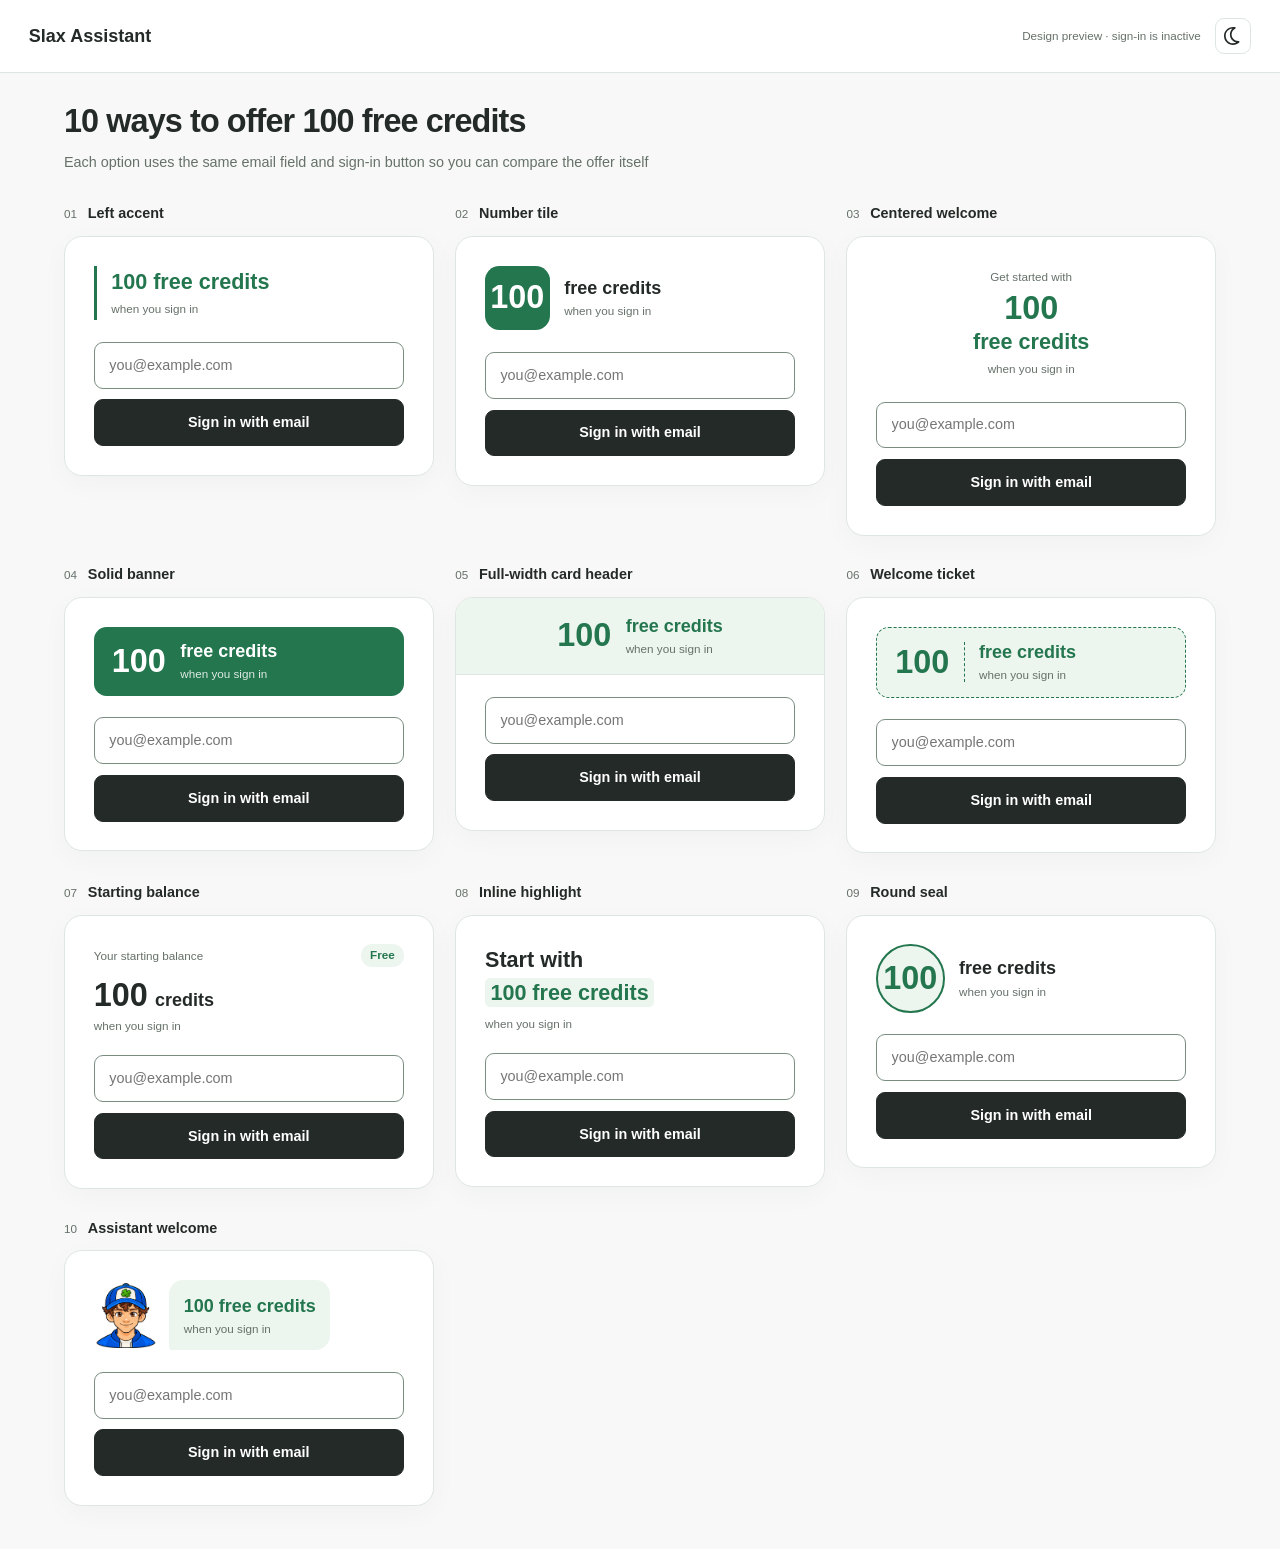
<file: design/credit-offer-concepts.html>
<!doctype html>
<html lang="en">
<head>
    <meta charset="utf-8">
    <meta name="viewport" content="width=device-width,initial-scale=1">
    <title>Slax Assistant · 10 free-credit designs</title>
    <style>
        :root { color-scheme:light; --bg:#f7f8f7; --paper:#fff; --ink:#242a27; --muted:#66716a; --line:#dfe6e1; --field:#7b8d81; --accent:#23764e; --soft:#edf5ef; --on-accent:#fff; --shadow:0 .5rem 2rem #182c2108; font:90%/1.6 -apple-system,BlinkMacSystemFont,"Segoe UI",sans-serif; }
        :root[data-theme=dark] { color-scheme:dark; --bg:#151a17; --paper:#202722; --ink:#e7ede8; --muted:#a1ada5; --line:#3a473f; --field:#8c9c91; --accent:#8bc8a3; --soft:#283c2e; --on-accent:#14251a; --shadow:none; }
        * { box-sizing:border-box; }
        body { margin:0; background:var(--bg); color:var(--ink); }
        button,input { font:inherit; color:inherit; }
        button { cursor:pointer; }
        button:focus-visible,input:focus-visible { outline:.125rem solid var(--accent); outline-offset:.1875rem; }
        h1,h2,p { margin:0; }
        h1 { font-size:2.25rem; line-height:1.2; letter-spacing:-.0625rem; font-weight:650; }
        .topbar { display:flex; justify-content:space-between; align-items:center; gap:1.5rem; padding:1.25rem 2rem; border-bottom:.0625rem solid var(--line); background:var(--paper); }
        .brand { font-size:1.25rem; font-weight:600; }
        .tools { display:flex; align-items:center; gap:1rem; }
        .tools small { color:var(--muted); font-size:.8125rem; }
        .theme { display:grid; place-items:center; width:2.5rem; height:2.5rem; padding:0; border:.0625rem solid var(--line); border-radius:.625rem; background:var(--paper); }
        svg { width:1.25rem; height:1.375rem; fill:currentColor; }
        .definitions { position:absolute; width:0; height:0; overflow:hidden; }
        main { max-width:84rem; padding:2rem 2rem 3rem; margin:auto; }
        .intro { display:grid; gap:.75rem; margin-bottom:2rem; }
        .intro p { color:var(--muted); max-width:48rem; }
        .gallery { display:grid; grid-template-columns:repeat(auto-fit,minmax(min(100%,23rem),1fr)); align-items:start; gap:2rem 1.5rem; }
        .choice h2 { display:flex; align-items:baseline; gap:.75rem; font-size:1rem; line-height:1.5; font-weight:600; margin-bottom:.75rem; }
        .choice h2 span { color:var(--muted); font-size:.8125rem; font-weight:400; font-variant-numeric:tabular-nums; }
        .sample { border:.0625rem solid var(--line); border-radius:1.25rem; padding:2rem; background:var(--paper); box-shadow:var(--shadow); }
        .caption { display:block; color:var(--muted); font-size:.8125rem; line-height:1.3; margin:0; }
        .label { display:block; font-size:1.25rem; line-height:1.2; font-weight:600; }
        .number { font-size:2.25rem; font-weight:700; line-height:1.15; font-variant-numeric:tabular-nums; }
        .headline { font-size:1.5rem; line-height:1.25; font-weight:600; }
        .email-form { display:grid; gap:.75rem; margin-top:1.5rem; }
        .email-form input { width:100%; min-width:0; min-height:3.25rem; padding:.75rem 1rem; border:.0625rem solid var(--field); border-radius:.625rem; background:var(--paper); }
        .email-form button { min-height:3rem; border:.0625rem solid var(--ink); border-radius:.625rem; background:var(--ink); color:var(--paper); padding:.75rem 1rem; font-weight:600; }
        .email-form button:hover { background:var(--accent); border-color:var(--accent); color:var(--on-accent); }
        .v1 { border-left:.25rem solid var(--accent); padding:.25rem 0 .25rem 1rem; }
        .v1 .headline { color:var(--accent); }
        .v1 .caption { margin-top:.375rem; }
        .v2 { display:flex; align-items:center; gap:1rem; }
        .v2 .number { display:grid; place-items:center; width:4.5rem; height:4.5rem; flex-shrink:0; border-radius:1rem; background:var(--accent); color:var(--on-accent); }
        .v2 .caption { margin-top:.25rem; }
        .v3 { text-align:center; padding:.25rem 0; }
        .v3 .caption:first-child { margin-bottom:.375rem; }
        .v3 .headline { color:var(--accent); }
        .v3 .number { display:block; margin-bottom:.125rem; }
        .v3 .caption:last-child { margin-top:.375rem; }
        .v4 { display:flex; align-items:center; gap:1rem; border-radius:.875rem; padding:1rem 1.25rem; background:var(--accent); color:var(--on-accent); }
        .v4 .caption { color:inherit; opacity:.85; margin-top:.25rem; }
        .top-band { padding:0; overflow:hidden; }
        .v5 { display:flex; align-items:center; justify-content:center; gap:1rem; padding:1.25rem 2rem; background:var(--soft); color:var(--accent); border-bottom:.0625rem solid var(--line); }
        .v5 .caption { margin-top:.25rem; }
        .top-band .email-form { margin:0; padding:1.5rem 2rem 2rem; }
        .v6 { display:flex; align-items:center; gap:1rem; padding:1rem 1.25rem; border:.125rem dashed var(--accent); border-radius:.875rem; background:var(--soft); color:var(--accent); }
        .v6 .copy { border-left:.0625rem dashed var(--accent); padding-left:1rem; }
        .v6 .caption { margin-top:.25rem; }
        .v7 .balance-heading { display:flex; justify-content:space-between; align-items:center; gap:.75rem; margin-bottom:.75rem; }
        .v7 .free-tag { padding:.125rem .625rem; border-radius:1rem; color:var(--accent); background:var(--soft); font-size:.8125rem; font-weight:600; }
        .v7 .balance-value { display:flex; align-items:baseline; gap:.5rem; }
        .v7 .caption:last-child { margin-top:.25rem; }
        .v8 .headline { line-height:1.5; }
        .v8 mark { color:var(--accent); background:var(--soft); border-radius:.375rem; padding:.125rem .375rem; box-decoration-break:clone; -webkit-box-decoration-break:clone; }
        .v8 .caption { margin-top:.5rem; }
        .v9 { display:flex; align-items:center; gap:1rem; }
        .v9 .number { display:grid; place-items:center; width:4.75rem; height:4.75rem; flex-shrink:0; border:.1875rem double var(--accent); border-radius:50%; background:var(--soft); color:var(--accent); }
        .v9 .caption { margin-top:.25rem; }
        .v10 { display:flex; align-items:center; gap:.75rem; }
        .v10 img { width:4.5rem; height:4.5rem; object-fit:contain; flex-shrink:0; }
        .v10 .bubble { background:var(--soft); border-radius:1rem 1rem 1rem .25rem; padding:1rem; }
        .v10 .headline { color:var(--accent); font-size:1.25rem; }
        .v10 .caption { margin-top:.25rem; }
        @media(max-width:40rem) { main { padding:1.5rem 1rem 2rem; } .topbar { padding:1rem; } h1 { font-size:1.875rem; } .tools small { display:none; } .gallery { gap:1.5rem; } .sample { padding:1.5rem; } .top-band { padding:0; } .top-band .email-form { padding:1.5rem; } .v5 { padding:1.25rem 1.5rem; } }
    </style>
</head>
<body>
    <svg class="definitions" xmlns="http://www.w3.org/2000/svg" aria-hidden="true"><defs><symbol id="icon-moon" viewBox="0 0 512 512"><path fill="currentColor" d="M239.3 48.7c-107.1 8.5-191.3 98.1-191.3 207.3 0 114.9 93.1 208 208 208 33.3 0 64.7-7.8 92.6-21.7-103.4-23.4-180.6-115.8-180.6-226.3 0-65.8 27.4-125.1 71.3-167.3zM0 256c0-141.4 114.6-256 256-256 19.4 0 38.4 2.2 56.7 6.3 9.9 2.2 17.3 10.5 18.5 20.5s-4 19.8-13.1 24.4c-60.6 30.2-102.1 92.7-102.1 164.8 0 101.6 82.4 184 184 184 5 0 9.9-.2 14.8-.6 10.1-.8 19.6 4.8 23.8 14.1s2 20.1-5.3 27.1C387.3 484.8 324.8 512 256 512 114.6 512 0 397.4 0 256z"/></symbol></defs></svg>
    <header class="topbar">
        <div class="brand">Slax Assistant</div>
        <div class="tools"><small>Design preview · sign-in is inactive</small><button id="theme" class="theme" type="button" aria-label="Switch color theme" title="Switch color theme"><svg aria-hidden="true"><use href="#icon-moon"/></svg></button></div>
    </header>
    <main>
        <div class="intro"><h1>10 ways to offer 100 free credits</h1><p>Each option uses the same email field and sign-in button so you can compare the offer itself</p></div>
        <div id="gallery" class="gallery"></div>
    </main>
    <script>
        'use strict';
        const offers=[
            {name:'Left accent',html:'<div class="v1"><div class="headline">100 free credits</div><small class="caption">when you sign in</small></div>'},
            {name:'Number tile',html:'<div class="v2"><strong class="number">100</strong><div><span class="label">free credits</span><small class="caption">when you sign in</small></div></div>'},
            {name:'Centered welcome',html:'<div class="v3"><small class="caption">Get started with</small><div class="headline"><strong class="number">100</strong>free credits</div><small class="caption">when you sign in</small></div>'},
            {name:'Solid banner',html:'<div class="v4"><strong class="number">100</strong><div><span class="label">free credits</span><small class="caption">when you sign in</small></div></div>'},
            {name:'Full-width card header',className:'top-band',html:'<div class="v5"><strong class="number">100</strong><div><span class="label">free credits</span><small class="caption">when you sign in</small></div></div>'},
            {name:'Welcome ticket',html:'<div class="v6"><strong class="number">100</strong><div class="copy"><span class="label">free credits</span><small class="caption">when you sign in</small></div></div>'},
            {name:'Starting balance',html:'<div class="v7"><div class="balance-heading"><small class="caption">Your starting balance</small><span class="free-tag">Free</span></div><div class="balance-value"><strong class="number">100</strong><span class="label">credits</span></div><small class="caption">when you sign in</small></div>'},
            {name:'Inline highlight',html:'<div class="v8"><div class="headline">Start with<br><mark>100 free credits</mark></div><small class="caption">when you sign in</small></div>'},
            {name:'Round seal',html:'<div class="v9"><strong class="number">100</strong><div><span class="label">free credits</span><small class="caption">when you sign in</small></div></div>'},
            {name:'Assistant welcome',html:'<div class="v10"><img src="../crates/server/assets/assistant.png" width="72" height="72" alt="Your Slax Assistant"><div class="bubble"><div class="headline">100 free credits</div><small class="caption">when you sign in</small></div></div>'}
        ];
        // Keep the surrounding form identical across all ten proposals.
        document.getElementById('gallery').innerHTML=offers.map((offer,index)=>'<section class="choice"><h2><span>'+String(index+1).padStart(2,'0')+'</span>'+offer.name+'</h2><div class="sample '+(offer.className || '')+'">'+offer.html+'<form class="email-form"><input type="email" aria-label="Email address" placeholder="you@example.com" autocomplete="off"><button type="button">Sign in with email</button></form></div></section>').join('');
        document.addEventListener('submit',event=>event.preventDefault());
        document.getElementById('theme').addEventListener('click',()=>
        {
            document.documentElement.dataset.theme=document.documentElement.dataset.theme==='dark'?'light':'dark';
        });
    </script>
</body>
</html>
</file>
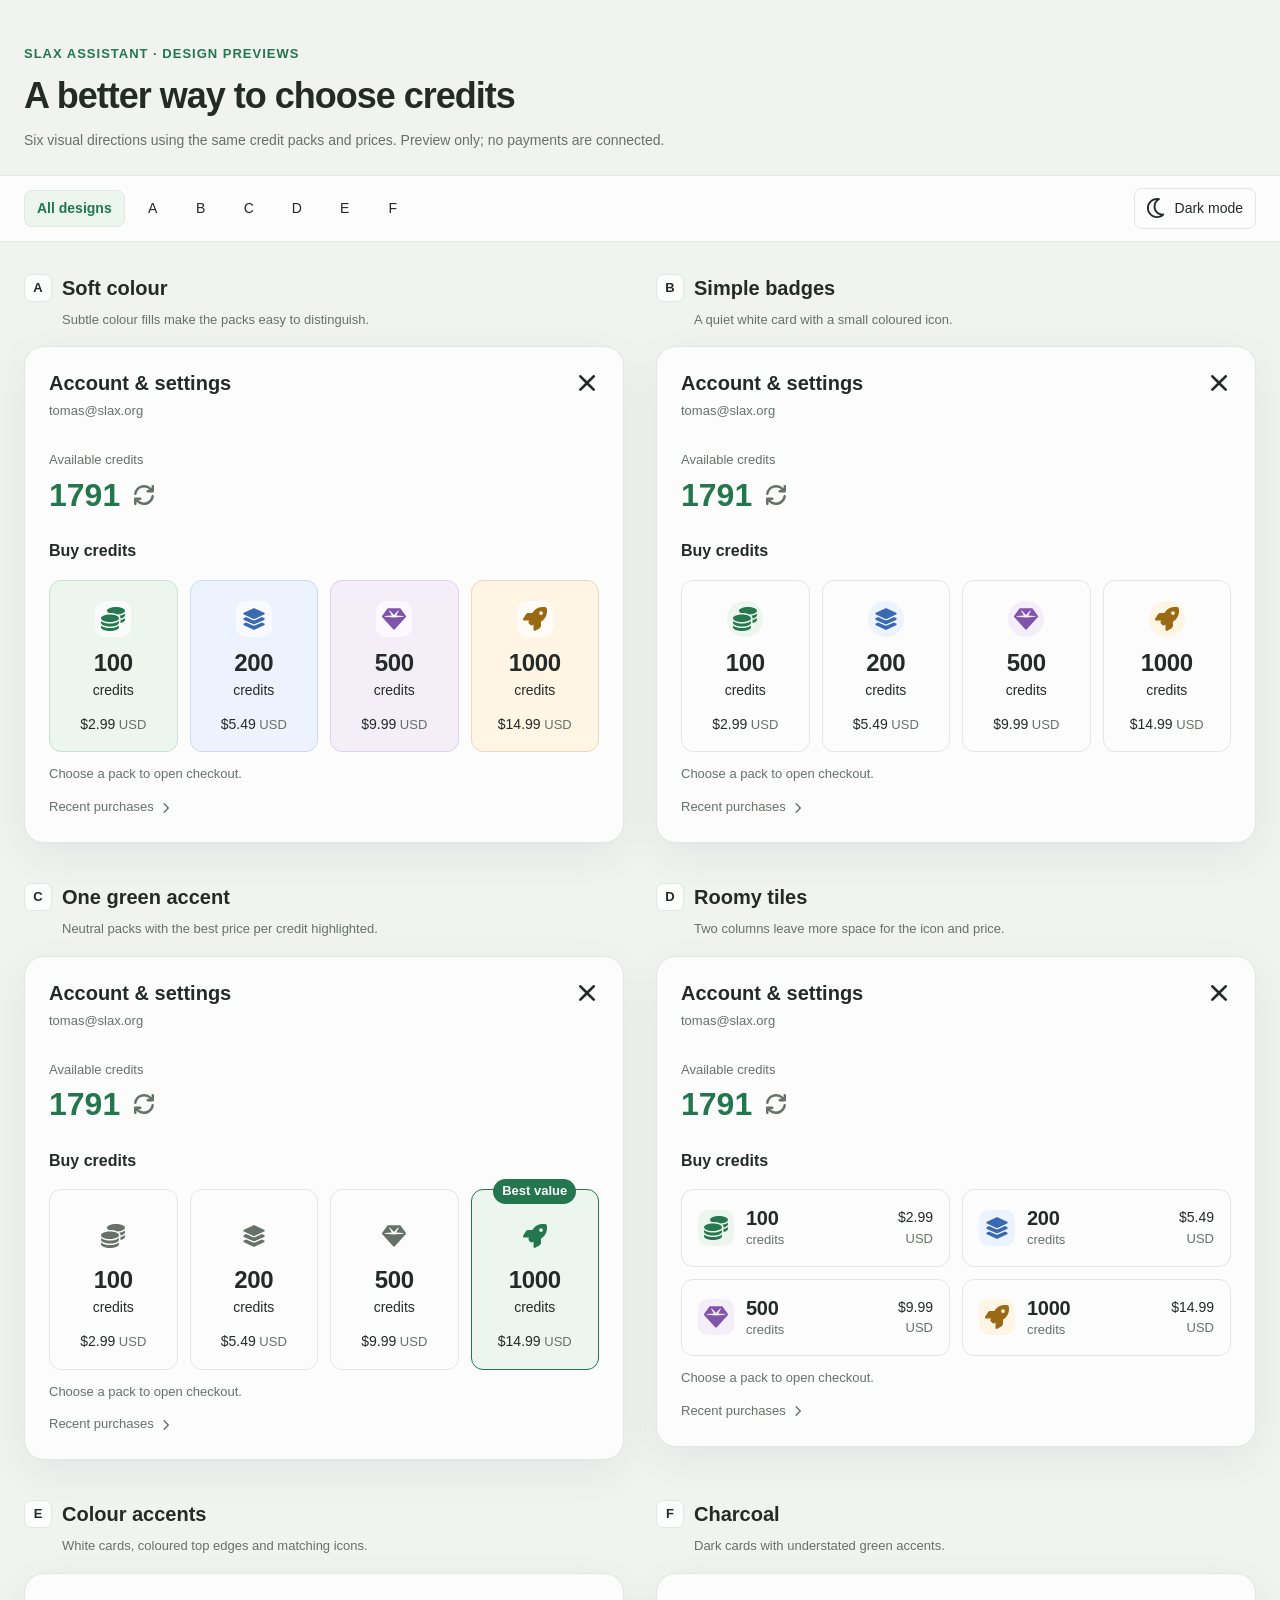
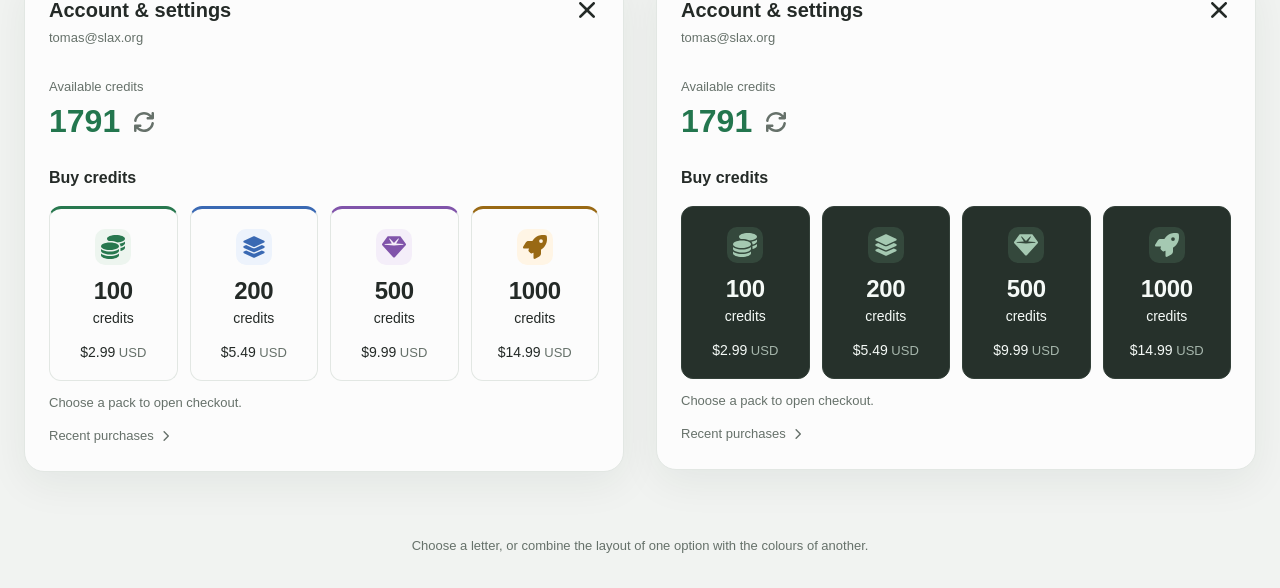
<file: design/credit-purchase-concepts.html>
<!doctype html>
<html lang="en">
<head>
    <meta charset="utf-8">
    <meta name="viewport" content="width=device-width,initial-scale=1">
    <title>Slax Assistant · Credit pack designs</title>
    <style>
        :root { color-scheme:light; --page:#f1f3f1; --paper:#fcfcfc; --surface:#f5f6f5; --ink:#242a27; --muted:#66716a; --line:#e2e7e3; --green:#23764e; --soft-green:#edf5ef; --shadow:0 12px 40px #152b2110; --small:13px; --meta:14px; --base:16px; --title:20px; --emphasis:24px; --metric:32px; --display:36px; font:var(--base)/1.6 -apple-system,BlinkMacSystemFont,"Segoe UI",sans-serif; }
        :root[data-theme=dark] { color-scheme:dark; --page:#121714; --paper:#1d2420; --surface:#252e28; --ink:#edf3ef; --muted:#a2b1a7; --line:#36433b; --green:#8fcda8; --soft-green:#263b2e; --shadow:0 12px 40px #0002; }
        * { box-sizing:border-box; }
        body { margin:0; color:var(--ink); background:var(--page); }
        h1,h2,h3,h4,p { margin:0; }
        button { font:inherit; color:inherit; cursor:pointer; }
        button:focus-visible,summary:focus-visible { outline:2px solid var(--green); outline-offset:4px; }
        svg { width:20px; height:22px; fill:currentColor; flex-shrink:0; }
        .sprite { position:absolute; width:0; height:0; overflow:hidden; }
        .page-heading { max-width:1360px; margin:auto; padding:40px 24px 24px; }
        .eyebrow { color:var(--green); font-size:var(--small); font-weight:600; letter-spacing:1px; text-transform:uppercase; }
        h1 { font-size:var(--display); line-height:1.2; letter-spacing:-1px; margin:8px 0 12px; }
        .page-heading p { color:var(--muted); font-size:var(--meta); }
        .toolbar { position:sticky; top:0; z-index:2; border-block:1px solid var(--line); background:var(--paper); }
        .toolbar-inner { max-width:1360px; margin:auto; display:flex; align-items:center; justify-content:space-between; gap:16px; padding:12px 24px; }
        .views { display:flex; gap:8px; flex-wrap:wrap; }
        .views button { background:transparent; border:1px solid transparent; border-radius:8px; min-width:40px; padding:6px 12px; font-size:var(--meta); }
        .views button:hover { background:var(--surface); }
        .views button[aria-pressed=true] { color:var(--green); background:var(--soft-green); border-color:var(--line); font-weight:600; }
        .theme { display:flex; align-items:center; gap:8px; padding:8px 12px; white-space:nowrap; border:1px solid var(--line); border-radius:8px; background:transparent; font-size:var(--meta); }
        main { max-width:1360px; margin:auto; padding:32px 24px 64px; display:grid; grid-template-columns:repeat(2,minmax(0,1fr)); gap:40px 32px; }
        main.single { grid-template-columns:minmax(0,640px); justify-content:center; }
        .concept[hidden] { display:none; }
        .concept-heading { margin-bottom:16px; }
        .concept-heading h2 { display:flex; align-items:center; gap:10px; font-size:var(--title); line-height:1.2; font-weight:600; }
        .concept-heading h2>span { display:grid; place-items:center; width:28px; height:28px; border:1px solid var(--line); border-radius:7px; background:var(--paper); font-size:var(--small); }
        .concept-heading p { color:var(--muted); font-size:var(--small); margin:8px 0 0 38px; }
        .account-dialog { min-height:410px; padding:24px; border:1px solid var(--line); border-radius:20px; background:var(--paper); box-shadow:var(--shadow); }
        .dialog-header { display:flex; justify-content:space-between; align-items:flex-start; gap:16px; }
        h3 { font-size:var(--title); line-height:1.2; font-weight:600; }
        .email { color:var(--muted); font-size:var(--small); margin-top:6px; }
        .icon-button { display:grid; place-items:center; width:32px; height:32px; padding:0; border:0; border-radius:8px; background:transparent; }
        .icon-button:hover { background:var(--surface); }
        .close { margin:-4px -4px 0 0; }
        .close svg { width:16px; }
        .balance { margin:24px 0; }
        .balance>span { color:var(--muted); font-size:var(--small); }
        .balance>div { display:flex; align-items:center; gap:8px; margin-top:4px; }
        .balance strong { font-size:var(--metric); line-height:1.2; font-weight:650; color:var(--green); font-variant-numeric:tabular-nums; }
        .refresh { color:var(--muted); }
        .refresh.rotating svg { animation:rotate .6s ease; }
        h4 { margin-bottom:16px; font-size:var(--base); font-weight:600; }
        .packs { display:grid; grid-template-columns:repeat(4,minmax(0,1fr)); gap:12px; }
        .pack { --tint:#edf5ef; --tone:#28784f; --edge:#c8e0d1; position:relative; display:flex; flex-direction:column; align-items:center; justify-content:center; gap:12px; min-width:0; padding:20px 10px 16px; border:1px solid var(--line); border-radius:12px; background:var(--paper); text-align:center; transition:border-color .15s,box-shadow .15s,transform .15s; }
        .pack:hover { border-color:var(--tone); box-shadow:0 5px 18px #152b2110; transform:translateY(-2px); }
        .pack:active { transform:translateY(0); }
        .p2 { --tint:#edf3fc; --tone:#3a69b3; --edge:#ccd9f0; }
        .p3 { --tint:#f4eef9; --tone:#8054aa; --edge:#dfd0ed; }
        .p4 { --tint:#fff5e5; --tone:#996914; --edge:#ecd9b5; }
        .pack-icon { display:grid; place-items:center; width:36px; height:36px; border-radius:10px; color:var(--tone); }
        .pack-icon svg { width:24px; height:24px; }
        .amount { display:flex; flex-direction:column; gap:2px; }
        .amount strong { font-size:var(--emphasis); line-height:1.2; font-weight:650; font-variant-numeric:tabular-nums; letter-spacing:-.3px; }
        .amount>span { font-size:var(--meta); line-height:1.5; }
        .price { font-size:var(--meta); white-space:nowrap; }
        .price>span { color:var(--muted); font-size:var(--small); }
        .checkout-note { color:var(--muted); font-size:var(--small); margin-top:12px; }
        .history { margin-top:12px; color:var(--muted); font-size:var(--small); }
        .history summary { display:flex; align-items:center; gap:8px; width:fit-content; cursor:pointer; list-style:none; }
        .history summary::-webkit-details-marker { display:none; }
        .history svg { width:7px; height:12px; transition:transform .15s; }
        .history[open] svg { transform:rotate(90deg); }
        .history p { margin-top:12px; }
        .pastel .pack { background:var(--tint); border-color:var(--edge); }
        .pastel .pack-icon { background:#ffffffa6; }
        .badges .pack-icon { background:var(--tint); border-radius:50%; }
        .featured .pack { --tone:var(--green); padding-top:28px; }
        .featured .pack-icon { color:var(--muted); }
        .featured .p4 { background:var(--soft-green); border-color:var(--green); }
        .featured .p4 .pack-icon { color:var(--green); }
        .value-badge { position:absolute; top:-11px; padding:2px 9px; border-radius:20px; background:var(--green); color:var(--paper); font-size:var(--small); font-weight:600; white-space:nowrap; }
        .tiles .packs { grid-template-columns:repeat(2,minmax(0,1fr)); }
        .tiles .pack { flex-direction:row; justify-content:flex-start; gap:12px; padding:16px; text-align:left; }
        .tiles .pack-icon { background:var(--tint); }
        .tiles .amount { gap:0; }
        .tiles .amount strong { font-size:var(--title); }
        .tiles .amount>span { font-size:var(--small); color:var(--muted); }
        .tiles .price { margin-left:auto; display:flex; flex-direction:column; align-items:flex-end; }
        .edges .pack { border-top:3px solid var(--tone); }
        .edges .pack-icon { background:var(--tint); }
        .charcoal .pack { --tone:#8fbc9f; background:#26312b; color:#f5faf7; border-color:#334039; }
        .charcoal .pack-icon { color:#a5c9b2; background:#34483c; }
        .charcoal .price>span { color:#a6b6ac; }
        .charcoal .pack:hover { border-color:#8fbc9f; }
        :root[data-theme=dark] .pack { --tint:#253d2e; --tone:#91cda8; --edge:#395b46; }
        :root[data-theme=dark] .p2 { --tint:#26384e; --tone:#9bbcee; --edge:#3f587b; }
        :root[data-theme=dark] .p3 { --tint:#3c2f4c; --tone:#c4a8e1; --edge:#614776; }
        :root[data-theme=dark] .p4 { --tint:#443b27; --tone:#e1c07a; --edge:#685a38; }
        :root[data-theme=dark] .pastel .pack-icon { background:#ffffff0a; }
        :root[data-theme=dark] .featured .pack { --tone:var(--green); }
        .page-footer { text-align:center; color:var(--muted); padding:0 24px 32px; font-size:var(--small); }
        @keyframes rotate { to { transform:rotate(360deg); } }
        @media (max-width:1100px) { main { grid-template-columns:minmax(0,640px); justify-content:center; } }
        @media (max-width:560px) { h1 { font-size:30px; } .page-heading { padding-top:24px; } main { padding:24px 12px 40px; } .account-dialog { padding:20px; } .packs { grid-template-columns:repeat(2,minmax(0,1fr)); } .tiles .pack { flex-wrap:wrap; } .tiles .price { margin-left:0; } .theme span { display:none; } .toolbar-inner { padding-inline:12px; } }
        @media (prefers-reduced-motion:reduce) { *,*::before,*::after { animation:none!important; transition:none!important; } }
    </style>
</head>
<body>
    <svg class="sprite" xmlns="http://www.w3.org/2000/svg" aria-hidden="true"><defs>
        <!-- Official Font Awesome Free SVGs: 6.7.2 and existing 7.3.1 icons. Icons: CC BY 4.0 https://fontawesome.com/license/free -->
<symbol id="icon-close" viewBox="0 0 384 512"><path fill="currentColor" d="M55.1 73.4c-12.5-12.5-32.8-12.5-45.3 0s-12.5 32.8 0 45.3L147.2 256 9.9 393.4c-12.5 12.5-12.5 32.8 0 45.3s32.8 12.5 45.3 0L192.5 301.3 329.9 438.6c12.5 12.5 32.8 12.5 45.3 0s12.5-32.8 0-45.3L237.8 256 375.1 118.6c12.5-12.5 12.5-32.8 0-45.3s-32.8-12.5-45.3 0L192.5 210.7 55.1 73.4z"/></symbol>
<symbol id="icon-refresh" viewBox="0 0 512 512"><path fill="currentColor" d="M65.9 228.5c13.3-93 93.4-164.5 190.1-164.5 53 0 101 21.5 135.8 56.2 .2 .2 .4 .4 .6 .6l7.6 7.2-47.9 0c-17.7 0-32 14.3-32 32s14.3 32 32 32l128 0c17.7 0 32-14.3 32-32l0-128c0-17.7-14.3-32-32-32s-32 14.3-32 32l0 53.4-11.3-10.7C390.5 28.6 326.5 0 256 0 127 0 20.3 95.4 2.6 219.5 .1 237 12.2 253.2 29.7 255.7s33.7-9.7 36.2-27.1zm443.5 64c2.5-17.5-9.7-33.7-27.1-36.2s-33.7 9.7-36.2 27.1c-13.3 93-93.4 164.5-190.1 164.5-53 0-101-21.5-135.8-56.2-.2-.2-.4-.4-.6-.6l-7.6-7.2 47.9 0c17.7 0 32-14.3 32-32s-14.3-32-32-32L32 320c-8.5 0-16.7 3.4-22.7 9.5S-.1 343.7 0 352.3l1 127c.1 17.7 14.6 31.9 32.3 31.7S65.2 496.4 65 478.7l-.4-51.5 10.7 10.1c46.3 46.1 110.2 74.7 180.7 74.7 129 0 235.7-95.4 253.4-219.5z"/></symbol>
<symbol id="icon-chevron" viewBox="0 0 320 512"><path fill="currentColor" d="M311.1 233.4c12.5 12.5 12.5 32.8 0 45.3l-192 192c-12.5 12.5-32.8 12.5-45.3 0s-12.5-32.8 0-45.3L243.2 256 73.9 86.6c-12.5-12.5-12.5-32.8 0-45.3s32.8-12.5 45.3 0l192 192z"/></symbol>
<symbol id="icon-moon" viewBox="0 0 512 512"><path fill="currentColor" d="M239.3 48.7c-107.1 8.5-191.3 98.1-191.3 207.3 0 114.9 93.1 208 208 208 33.3 0 64.7-7.8 92.6-21.7-103.4-23.4-180.6-115.8-180.6-226.3 0-65.8 27.4-125.1 71.3-167.3zM0 256c0-141.4 114.6-256 256-256 19.4 0 38.4 2.2 56.7 6.3 9.9 2.2 17.3 10.5 18.5 20.5s-4 19.8-13.1 24.4c-60.6 30.2-102.1 92.7-102.1 164.8 0 101.6 82.4 184 184 184 5 0 9.9-.2 14.8-.6 10.1-.8 19.6 4.8 23.8 14.1s2 20.1-5.3 27.1C387.3 484.8 324.8 512 256 512 114.6 512 0 397.4 0 256z"/></symbol>
<symbol id="icon-sun" viewBox="0 0 576 512"><path fill="currentColor" d="M288-32c8 0 15.4 4 19.9 10.6l58.8 87.4 103.4-20.2c7.8-1.5 15.9 .9 21.6 6.6s8.1 13.8 6.6 21.6L478 177.3 565.4 236.1C572 240.5 576 248 576 256s-4 15.4-10.6 19.9L478 334.7 498.2 438c1.5 7.8-.9 15.9-6.6 21.6s-13.8 8.1-21.6 6.6L366.7 446 307.9 533.4C303.4 540 296 544 288 544s-15.4-4-19.9-10.6L209.3 446 105.9 466.2c-7.8 1.5-15.9-.9-21.6-6.6s-8.1-13.8-6.6-21.6L98 334.7 10.6 275.9C4 271.4 0 264 0 256s4-15.4 10.6-19.9L98 177.3 77.8 73.9c-1.5-7.8 .9-15.9 6.6-21.6s13.8-8.1 21.6-6.6l103.3 20.2 58.8-87.4 1.8-2.3C274.4-29 281-32 288-32zm-47.8 138c-5.4 8-15 12-24.5 10.2l-84-16.4 16.4 84c1.8 9.5-2.2 19.1-10.2 24.5L67 256 138 303.8c8 5.4 12 15 10.2 24.5l-16.4 84 84-16.4 3.5-.4c8.3-.4 16.3 3.6 21 10.6l47.8 71 47.8-71 2.2-2.8c5.6-6.1 14-9 22.3-7.3l84 16.4-16.4-84c-1.8-9.5 2.2-19.1 10.2-24.5l71-47.8-71-47.8c-8-5.4-12-15-10.2-24.5l16.4-84-84 16.4c-9.5 1.8-19.1-2.2-24.5-10.2l-47.8-71-47.8 71zM288 376a120 120 0 1 1 0-240 120 120 0 1 1 0 240zm0-192a72 72 0 1 0 0 144 72 72 0 1 0 0-144z"/></symbol>
<symbol id="icon-coins" viewBox="0 0 512 512"><!--! Font Awesome Free 6.7.2 by @fontawesome - https://fontawesome.com License - https://fontawesome.com/license/free (Icons: CC BY 4.0, Fonts: SIL OFL 1.1, Code: MIT License) Copyright 2024 Fonticons, Inc. --><path d="M512 80c0 18-14.3 34.6-38.4 48c-29.1 16.1-72.5 27.5-122.3 30.9c-3.7-1.8-7.4-3.5-11.3-5C300.6 137.4 248.2 128 192 128c-8.3 0-16.4 .2-24.5 .6l-1.1-.6C142.3 114.6 128 98 128 80c0-44.2 86-80 192-80S512 35.8 512 80zM160.7 161.1c10.2-.7 20.7-1.1 31.3-1.1c62.2 0 117.4 12.3 152.5 31.4C369.3 204.9 384 221.7 384 240c0 4-.7 7.9-2.1 11.7c-4.6 13.2-17 25.3-35 35.5c0 0 0 0 0 0c-.1 .1-.3 .1-.4 .2c0 0 0 0 0 0s0 0 0 0c-.3 .2-.6 .3-.9 .5c-35 19.4-90.8 32-153.6 32c-59.6 0-112.9-11.3-148.2-29.1c-1.9-.9-3.7-1.9-5.5-2.9C14.3 274.6 0 258 0 240c0-34.8 53.4-64.5 128-75.4c10.5-1.5 21.4-2.7 32.7-3.5zM416 240c0-21.9-10.6-39.9-24.1-53.4c28.3-4.4 54.2-11.4 76.2-20.5c16.3-6.8 31.5-15.2 43.9-25.5l0 35.4c0 19.3-16.5 37.1-43.8 50.9c-14.6 7.4-32.4 13.7-52.4 18.5c.1-1.8 .2-3.5 .2-5.3zm-32 96c0 18-14.3 34.6-38.4 48c-1.8 1-3.6 1.9-5.5 2.9C304.9 404.7 251.6 416 192 416c-62.8 0-118.6-12.6-153.6-32C14.3 370.6 0 354 0 336l0-35.4c12.5 10.3 27.6 18.7 43.9 25.5C83.4 342.6 135.8 352 192 352s108.6-9.4 148.1-25.9c7.8-3.2 15.3-6.9 22.4-10.9c6.1-3.4 11.8-7.2 17.2-11.2c1.5-1.1 2.9-2.3 4.3-3.4l0 3.4 0 5.7 0 26.3zm32 0l0-32 0-25.9c19-4.2 36.5-9.5 52.1-16c16.3-6.8 31.5-15.2 43.9-25.5l0 35.4c0 10.5-5 21-14.9 30.9c-16.3 16.3-45 29.7-81.3 38.4c.1-1.7 .2-3.5 .2-5.3zM192 448c56.2 0 108.6-9.4 148.1-25.9c16.3-6.8 31.5-15.2 43.9-25.5l0 35.4c0 44.2-86 80-192 80S0 476.2 0 432l0-35.4c12.5 10.3 27.6 18.7 43.9 25.5C83.4 438.6 135.8 448 192 448z"/></symbol>
<symbol id="icon-layer-group" viewBox="0 0 576 512"><!--! Font Awesome Free 6.7.2 by @fontawesome - https://fontawesome.com License - https://fontawesome.com/license/free (Icons: CC BY 4.0, Fonts: SIL OFL 1.1, Code: MIT License) Copyright 2024 Fonticons, Inc. --><path d="M264.5 5.2c14.9-6.9 32.1-6.9 47 0l218.6 101c8.5 3.9 13.9 12.4 13.9 21.8s-5.4 17.9-13.9 21.8l-218.6 101c-14.9 6.9-32.1 6.9-47 0L45.9 149.8C37.4 145.8 32 137.3 32 128s5.4-17.9 13.9-21.8L264.5 5.2zM476.9 209.6l53.2 24.6c8.5 3.9 13.9 12.4 13.9 21.8s-5.4 17.9-13.9 21.8l-218.6 101c-14.9 6.9-32.1 6.9-47 0L45.9 277.8C37.4 273.8 32 265.3 32 256s5.4-17.9 13.9-21.8l53.2-24.6 152 70.2c23.4 10.8 50.4 10.8 73.8 0l152-70.2zm-152 198.2l152-70.2 53.2 24.6c8.5 3.9 13.9 12.4 13.9 21.8s-5.4 17.9-13.9 21.8l-218.6 101c-14.9 6.9-32.1 6.9-47 0L45.9 405.8C37.4 401.8 32 393.3 32 384s5.4-17.9 13.9-21.8l53.2-24.6 152 70.2c23.4 10.8 50.4 10.8 73.8 0z"/></symbol>
<symbol id="icon-gem" viewBox="0 0 512 512"><!--! Font Awesome Free 6.7.2 by @fontawesome - https://fontawesome.com License - https://fontawesome.com/license/free (Icons: CC BY 4.0, Fonts: SIL OFL 1.1, Code: MIT License) Copyright 2024 Fonticons, Inc. --><path d="M116.7 33.8c4.5-6.1 11.7-9.8 19.3-9.8l240 0c7.6 0 14.8 3.6 19.3 9.8l112 152c6.8 9.2 6.1 21.9-1.5 30.4l-232 256c-4.5 5-11 7.9-17.8 7.9s-13.2-2.9-17.8-7.9l-232-256c-7.7-8.5-8.3-21.2-1.5-30.4l112-152zm38.5 39.8c-3.3 2.5-4.2 7-2.1 10.5l57.4 95.6L63.3 192c-4.1 .3-7.3 3.8-7.3 8s3.2 7.6 7.3 8l192 16c.4 0 .9 0 1.3 0l192-16c4.1-.3 7.3-3.8 7.3-8s-3.2-7.6-7.3-8L301.5 179.8l57.4-95.6c2.1-3.5 1.2-8.1-2.1-10.5s-7.9-2-10.7 1L256 172.2 165.9 74.6c-2.8-3-7.4-3.4-10.7-1z"/></symbol>
<symbol id="icon-rocket" viewBox="0 0 512 512"><!--! Font Awesome Free 6.7.2 by @fontawesome - https://fontawesome.com License - https://fontawesome.com/license/free (Icons: CC BY 4.0, Fonts: SIL OFL 1.1, Code: MIT License) Copyright 2024 Fonticons, Inc. --><path d="M156.6 384.9L125.7 354c-8.5-8.5-11.5-20.8-7.7-32.2c3-8.9 7-20.5 11.8-33.8L24 288c-8.6 0-16.6-4.6-20.9-12.1s-4.2-16.7 .2-24.1l52.5-88.5c13-21.9 36.5-35.3 61.9-35.3l82.3 0c2.4-4 4.8-7.7 7.2-11.3C289.1-4.1 411.1-8.1 483.9 5.3c11.6 2.1 20.6 11.2 22.8 22.8c13.4 72.9 9.3 194.8-111.4 276.7c-3.5 2.4-7.3 4.8-11.3 7.2l0 82.3c0 25.4-13.4 49-35.3 61.9l-88.5 52.5c-7.4 4.4-16.6 4.5-24.1 .2s-12.1-12.2-12.1-20.9l0-107.2c-14.1 4.9-26.4 8.9-35.7 11.9c-11.2 3.6-23.4 .5-31.8-7.8zM384 168a40 40 0 1 0 0-80 40 40 0 1 0 0 80z"/></symbol>
<symbol id="icon-bolt" viewBox="0 0 448 512"><!--! Font Awesome Free 6.7.2 by @fontawesome - https://fontawesome.com License - https://fontawesome.com/license/free (Icons: CC BY 4.0, Fonts: SIL OFL 1.1, Code: MIT License) Copyright 2024 Fonticons, Inc. --><path d="M349.4 44.6c5.9-13.7 1.5-29.7-10.6-38.5s-28.6-8-39.9 1.8l-256 224c-10 8.8-13.6 22.9-8.9 35.3S50.7 288 64 288l111.5 0L98.6 467.4c-5.9 13.7-1.5 29.7 10.6 38.5s28.6 8 39.9-1.8l256-224c10-8.8 13.6-22.9 8.9-35.3s-16.6-20.7-30-20.7l-111.5 0L349.4 44.6z"/></symbol>
    </defs></svg>
    <header class="page-heading"><span class="eyebrow">Slax Assistant · Design previews</span><h1>A better way to choose credits</h1><p>Six visual directions using the same credit packs and prices. Preview only; no payments are connected.</p></header>
    <nav class="toolbar" aria-label="Compare designs"><div class="toolbar-inner"><div class="views"><button data-view="all" aria-pressed="true">All designs</button><button data-view="A" aria-pressed="false">A</button><button data-view="B" aria-pressed="false">B</button><button data-view="C" aria-pressed="false">C</button><button data-view="D" aria-pressed="false">D</button><button data-view="E" aria-pressed="false">E</button><button data-view="F" aria-pressed="false">F</button></div><button class="theme" type="button" aria-label="Toggle dark mode"><svg aria-hidden="true"><use href="#icon-moon"/></svg><span>Dark mode</span></button></div></nav>
    <main>
        <section class="concept" id="concept-A" data-letter="A">
            <header class="concept-heading"><h2><span>A</span>Soft colour</h2><p>Subtle colour fills make the packs easy to distinguish.</p></header>
            <div class="account-dialog pastel">
                <header class="dialog-header"><div><h3>Account & settings</h3><p class="email">tomas@slax.org</p></div><button class="icon-button close" type="button" aria-label="Close settings"><svg aria-hidden="true"><use href="#icon-close"/></svg></button></header>
                <div class="balance"><span>Available credits</span><div><strong>1791</strong><button class="icon-button refresh" type="button" aria-label="Refresh balance"><svg aria-hidden="true"><use href="#icon-refresh"/></svg></button></div></div>
                <h4>Buy credits</h4>
                <div class="packs"><button class="pack p1" type="button" aria-label="Buy 100 credits for $2.99 USD"><span class="pack-icon"><svg aria-hidden="true"><use href="#icon-coins"/></svg></span><span class="amount"><strong>100</strong><span>credits</span></span><span class="price">$2.99<span> USD</span></span></button><button class="pack p2" type="button" aria-label="Buy 200 credits for $5.49 USD"><span class="pack-icon"><svg aria-hidden="true"><use href="#icon-layer-group"/></svg></span><span class="amount"><strong>200</strong><span>credits</span></span><span class="price">$5.49<span> USD</span></span></button><button class="pack p3" type="button" aria-label="Buy 500 credits for $9.99 USD"><span class="pack-icon"><svg aria-hidden="true"><use href="#icon-gem"/></svg></span><span class="amount"><strong>500</strong><span>credits</span></span><span class="price">$9.99<span> USD</span></span></button><button class="pack p4" type="button" aria-label="Buy 1000 credits for $14.99 USD"><span class="pack-icon"><svg aria-hidden="true"><use href="#icon-rocket"/></svg></span><span class="amount"><strong>1000</strong><span>credits</span></span><span class="price">$14.99<span> USD</span></span></button></div>
                <p class="checkout-note">Choose a pack to open checkout.</p>
                <details class="history"><summary>Recent purchases <svg aria-hidden="true"><use href="#icon-chevron"/></svg></summary><p>Your recent purchases will appear here.</p></details>
            </div>
        </section>
        <section class="concept" id="concept-B" data-letter="B">
            <header class="concept-heading"><h2><span>B</span>Simple badges</h2><p>A quiet white card with a small coloured icon.</p></header>
            <div class="account-dialog badges">
                <header class="dialog-header"><div><h3>Account & settings</h3><p class="email">tomas@slax.org</p></div><button class="icon-button close" type="button" aria-label="Close settings"><svg aria-hidden="true"><use href="#icon-close"/></svg></button></header>
                <div class="balance"><span>Available credits</span><div><strong>1791</strong><button class="icon-button refresh" type="button" aria-label="Refresh balance"><svg aria-hidden="true"><use href="#icon-refresh"/></svg></button></div></div>
                <h4>Buy credits</h4>
                <div class="packs"><button class="pack p1" type="button" aria-label="Buy 100 credits for $2.99 USD"><span class="pack-icon"><svg aria-hidden="true"><use href="#icon-coins"/></svg></span><span class="amount"><strong>100</strong><span>credits</span></span><span class="price">$2.99<span> USD</span></span></button><button class="pack p2" type="button" aria-label="Buy 200 credits for $5.49 USD"><span class="pack-icon"><svg aria-hidden="true"><use href="#icon-layer-group"/></svg></span><span class="amount"><strong>200</strong><span>credits</span></span><span class="price">$5.49<span> USD</span></span></button><button class="pack p3" type="button" aria-label="Buy 500 credits for $9.99 USD"><span class="pack-icon"><svg aria-hidden="true"><use href="#icon-gem"/></svg></span><span class="amount"><strong>500</strong><span>credits</span></span><span class="price">$9.99<span> USD</span></span></button><button class="pack p4" type="button" aria-label="Buy 1000 credits for $14.99 USD"><span class="pack-icon"><svg aria-hidden="true"><use href="#icon-rocket"/></svg></span><span class="amount"><strong>1000</strong><span>credits</span></span><span class="price">$14.99<span> USD</span></span></button></div>
                <p class="checkout-note">Choose a pack to open checkout.</p>
                <details class="history"><summary>Recent purchases <svg aria-hidden="true"><use href="#icon-chevron"/></svg></summary><p>Your recent purchases will appear here.</p></details>
            </div>
        </section>
        <section class="concept" id="concept-C" data-letter="C">
            <header class="concept-heading"><h2><span>C</span>One green accent</h2><p>Neutral packs with the best price per credit highlighted.</p></header>
            <div class="account-dialog featured">
                <header class="dialog-header"><div><h3>Account & settings</h3><p class="email">tomas@slax.org</p></div><button class="icon-button close" type="button" aria-label="Close settings"><svg aria-hidden="true"><use href="#icon-close"/></svg></button></header>
                <div class="balance"><span>Available credits</span><div><strong>1791</strong><button class="icon-button refresh" type="button" aria-label="Refresh balance"><svg aria-hidden="true"><use href="#icon-refresh"/></svg></button></div></div>
                <h4>Buy credits</h4>
                <div class="packs"><button class="pack p1" type="button" aria-label="Buy 100 credits for $2.99 USD"><span class="pack-icon"><svg aria-hidden="true"><use href="#icon-coins"/></svg></span><span class="amount"><strong>100</strong><span>credits</span></span><span class="price">$2.99<span> USD</span></span></button><button class="pack p2" type="button" aria-label="Buy 200 credits for $5.49 USD"><span class="pack-icon"><svg aria-hidden="true"><use href="#icon-layer-group"/></svg></span><span class="amount"><strong>200</strong><span>credits</span></span><span class="price">$5.49<span> USD</span></span></button><button class="pack p3" type="button" aria-label="Buy 500 credits for $9.99 USD"><span class="pack-icon"><svg aria-hidden="true"><use href="#icon-gem"/></svg></span><span class="amount"><strong>500</strong><span>credits</span></span><span class="price">$9.99<span> USD</span></span></button><button class="pack p4" type="button" aria-label="Buy 1000 credits for $14.99 USD"><span class="value-badge">Best value</span><span class="pack-icon"><svg aria-hidden="true"><use href="#icon-rocket"/></svg></span><span class="amount"><strong>1000</strong><span>credits</span></span><span class="price">$14.99<span> USD</span></span></button></div>
                <p class="checkout-note">Choose a pack to open checkout.</p>
                <details class="history"><summary>Recent purchases <svg aria-hidden="true"><use href="#icon-chevron"/></svg></summary><p>Your recent purchases will appear here.</p></details>
            </div>
        </section>
        <section class="concept" id="concept-D" data-letter="D">
            <header class="concept-heading"><h2><span>D</span>Roomy tiles</h2><p>Two columns leave more space for the icon and price.</p></header>
            <div class="account-dialog tiles">
                <header class="dialog-header"><div><h3>Account & settings</h3><p class="email">tomas@slax.org</p></div><button class="icon-button close" type="button" aria-label="Close settings"><svg aria-hidden="true"><use href="#icon-close"/></svg></button></header>
                <div class="balance"><span>Available credits</span><div><strong>1791</strong><button class="icon-button refresh" type="button" aria-label="Refresh balance"><svg aria-hidden="true"><use href="#icon-refresh"/></svg></button></div></div>
                <h4>Buy credits</h4>
                <div class="packs"><button class="pack p1" type="button" aria-label="Buy 100 credits for $2.99 USD"><span class="pack-icon"><svg aria-hidden="true"><use href="#icon-coins"/></svg></span><span class="amount"><strong>100</strong><span>credits</span></span><span class="price">$2.99<span> USD</span></span></button><button class="pack p2" type="button" aria-label="Buy 200 credits for $5.49 USD"><span class="pack-icon"><svg aria-hidden="true"><use href="#icon-layer-group"/></svg></span><span class="amount"><strong>200</strong><span>credits</span></span><span class="price">$5.49<span> USD</span></span></button><button class="pack p3" type="button" aria-label="Buy 500 credits for $9.99 USD"><span class="pack-icon"><svg aria-hidden="true"><use href="#icon-gem"/></svg></span><span class="amount"><strong>500</strong><span>credits</span></span><span class="price">$9.99<span> USD</span></span></button><button class="pack p4" type="button" aria-label="Buy 1000 credits for $14.99 USD"><span class="pack-icon"><svg aria-hidden="true"><use href="#icon-rocket"/></svg></span><span class="amount"><strong>1000</strong><span>credits</span></span><span class="price">$14.99<span> USD</span></span></button></div>
                <p class="checkout-note">Choose a pack to open checkout.</p>
                <details class="history"><summary>Recent purchases <svg aria-hidden="true"><use href="#icon-chevron"/></svg></summary><p>Your recent purchases will appear here.</p></details>
            </div>
        </section>
        <section class="concept" id="concept-E" data-letter="E">
            <header class="concept-heading"><h2><span>E</span>Colour accents</h2><p>White cards, coloured top edges and matching icons.</p></header>
            <div class="account-dialog edges">
                <header class="dialog-header"><div><h3>Account & settings</h3><p class="email">tomas@slax.org</p></div><button class="icon-button close" type="button" aria-label="Close settings"><svg aria-hidden="true"><use href="#icon-close"/></svg></button></header>
                <div class="balance"><span>Available credits</span><div><strong>1791</strong><button class="icon-button refresh" type="button" aria-label="Refresh balance"><svg aria-hidden="true"><use href="#icon-refresh"/></svg></button></div></div>
                <h4>Buy credits</h4>
                <div class="packs"><button class="pack p1" type="button" aria-label="Buy 100 credits for $2.99 USD"><span class="pack-icon"><svg aria-hidden="true"><use href="#icon-coins"/></svg></span><span class="amount"><strong>100</strong><span>credits</span></span><span class="price">$2.99<span> USD</span></span></button><button class="pack p2" type="button" aria-label="Buy 200 credits for $5.49 USD"><span class="pack-icon"><svg aria-hidden="true"><use href="#icon-layer-group"/></svg></span><span class="amount"><strong>200</strong><span>credits</span></span><span class="price">$5.49<span> USD</span></span></button><button class="pack p3" type="button" aria-label="Buy 500 credits for $9.99 USD"><span class="pack-icon"><svg aria-hidden="true"><use href="#icon-gem"/></svg></span><span class="amount"><strong>500</strong><span>credits</span></span><span class="price">$9.99<span> USD</span></span></button><button class="pack p4" type="button" aria-label="Buy 1000 credits for $14.99 USD"><span class="pack-icon"><svg aria-hidden="true"><use href="#icon-rocket"/></svg></span><span class="amount"><strong>1000</strong><span>credits</span></span><span class="price">$14.99<span> USD</span></span></button></div>
                <p class="checkout-note">Choose a pack to open checkout.</p>
                <details class="history"><summary>Recent purchases <svg aria-hidden="true"><use href="#icon-chevron"/></svg></summary><p>Your recent purchases will appear here.</p></details>
            </div>
        </section>
        <section class="concept" id="concept-F" data-letter="F">
            <header class="concept-heading"><h2><span>F</span>Charcoal</h2><p>Dark cards with understated green accents.</p></header>
            <div class="account-dialog charcoal">
                <header class="dialog-header"><div><h3>Account & settings</h3><p class="email">tomas@slax.org</p></div><button class="icon-button close" type="button" aria-label="Close settings"><svg aria-hidden="true"><use href="#icon-close"/></svg></button></header>
                <div class="balance"><span>Available credits</span><div><strong>1791</strong><button class="icon-button refresh" type="button" aria-label="Refresh balance"><svg aria-hidden="true"><use href="#icon-refresh"/></svg></button></div></div>
                <h4>Buy credits</h4>
                <div class="packs"><button class="pack p1" type="button" aria-label="Buy 100 credits for $2.99 USD"><span class="pack-icon"><svg aria-hidden="true"><use href="#icon-coins"/></svg></span><span class="amount"><strong>100</strong><span>credits</span></span><span class="price">$2.99<span> USD</span></span></button><button class="pack p2" type="button" aria-label="Buy 200 credits for $5.49 USD"><span class="pack-icon"><svg aria-hidden="true"><use href="#icon-layer-group"/></svg></span><span class="amount"><strong>200</strong><span>credits</span></span><span class="price">$5.49<span> USD</span></span></button><button class="pack p3" type="button" aria-label="Buy 500 credits for $9.99 USD"><span class="pack-icon"><svg aria-hidden="true"><use href="#icon-gem"/></svg></span><span class="amount"><strong>500</strong><span>credits</span></span><span class="price">$9.99<span> USD</span></span></button><button class="pack p4" type="button" aria-label="Buy 1000 credits for $14.99 USD"><span class="pack-icon"><svg aria-hidden="true"><use href="#icon-rocket"/></svg></span><span class="amount"><strong>1000</strong><span>credits</span></span><span class="price">$14.99<span> USD</span></span></button></div>
                <p class="checkout-note">Choose a pack to open checkout.</p>
                <details class="history"><summary>Recent purchases <svg aria-hidden="true"><use href="#icon-chevron"/></svg></summary><p>Your recent purchases will appear here.</p></details>
            </div>
        </section>
    </main>
    <footer class="page-footer">Choose a letter, or combine the layout of one option with the colours of another.</footer>
    <script>
        // Focus one proposal without changing the underlying application.
        document.querySelector('.views').addEventListener('click',event=>
        {
            const button=event.target.closest('[data-view]');
            if (!button) return;
            for (const control of document.querySelectorAll('[data-view]')) control.setAttribute('aria-pressed',String(control===button));
            for (const concept of document.querySelectorAll('.concept')) concept.hidden=button.dataset.view!=='all' && concept.dataset.letter!==button.dataset.view;
            document.querySelector('main').classList.toggle('single',button.dataset.view!=='all');
        });
        // Colours and contrast can be compared in both supported themes.
        document.querySelector('.theme').addEventListener('click',event=>
        {
            const dark=document.documentElement.dataset.theme!=='dark';
            document.documentElement.dataset.theme=dark?'dark':'light';
            const button=event.currentTarget; button.querySelector('span').textContent=dark?'Light mode':'Dark mode';
            button.querySelector('use').setAttribute('href',dark?'#icon-sun':'#icon-moon');
        });
        // Preview the existing refresh animation without making a network request.
        for (const button of document.querySelectorAll('.refresh')) button.addEventListener('click',()=>
        {
            button.classList.remove('rotating'); void button.offsetWidth; button.classList.add('rotating');
        });
    </script>
</body>
</html>
</file>
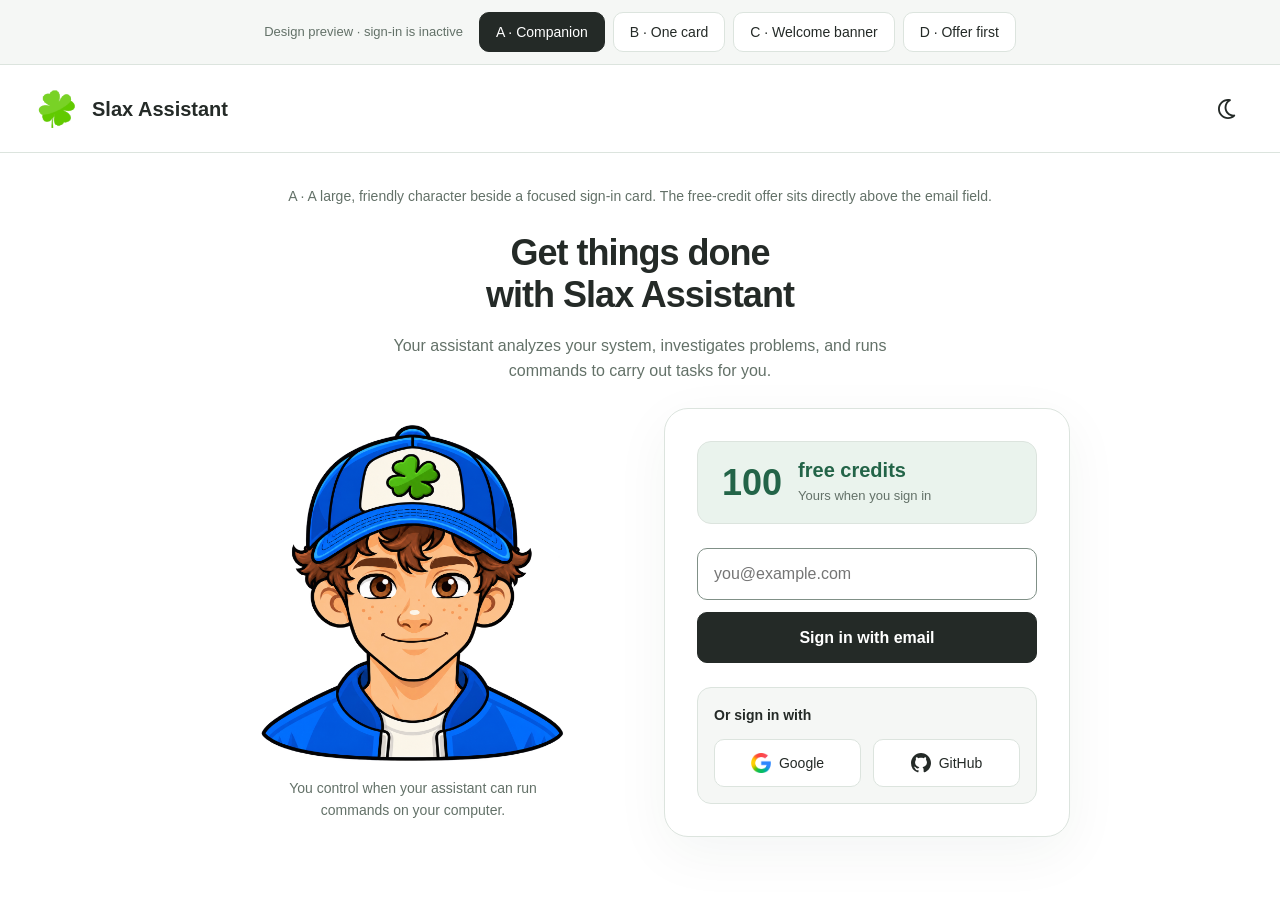
<file: design/sign-in-concepts.html>
<!doctype html>
<html lang="en">
<head>
    <meta charset="utf-8">
    <meta name="viewport" content="width=device-width,initial-scale=1">
    <title>Slax Assistant · Sign-in concepts</title>
    <style>
        :root { color-scheme:light; --bg:#fff; --paper:#fff; --surface:#f5f7f5; --ink:#242a27; --muted:#637168; --line:#dce4de; --field:#809087; --green:#236448; --soft:#eaf3ed; --on-green:#fff; --shadow:0 16px 56px #1b38250d; --small:13px; --meta:14px; --base:16px; --title:20px; --emphasis:24px; --metric:32px; --display:36px; --s1:8px; --s2:12px; --s3:16px; --s4:24px; --s5:32px; --s6:48px; --s7:64px; font:var(--base)/1.6 -apple-system,BlinkMacSystemFont,"Segoe UI",sans-serif; }
        :root[data-theme=dark] { color-scheme:dark; --bg:#171c19; --paper:#1d2420; --surface:#242d27; --ink:#eef3ef; --muted:#afbeb3; --line:#3a493f; --field:#8b9c90; --green:#95d4ad; --soft:#263d30; --on-green:#16261c; --shadow:0 16px 56px #0002; }
        * { box-sizing:border-box; }
        body { margin:0; background:var(--bg); color:var(--ink); }
        button,input { font:inherit; color:inherit; }
        button { cursor:pointer; }
        button:focus-visible,input:focus-visible { outline:3px solid var(--green); outline-offset:3px; }
        button { border:1px solid var(--line); border-radius:10px; background:var(--paper); }
        button:hover { background:var(--surface); }
        h1,h2,h3,p { margin:0; }
        h1 { font-size:var(--display); font-weight:650; line-height:1.18; letter-spacing:-1px; }
        h2 { font-size:var(--title); line-height:1.2; font-weight:600; }
        p { color:var(--muted); }
        svg { width:20px; height:22px; flex-shrink:0; fill:currentColor; }
        .definitions { position:absolute; width:0; height:0; overflow:hidden; }
        .review-bar { display:flex; align-items:center; justify-content:center; gap:var(--s3); padding:var(--s2) var(--s4); background:var(--surface); border-bottom:1px solid var(--line); }
        .review-bar small { color:var(--muted); font-size:var(--small); }
        .tabs { display:flex; flex-wrap:wrap; gap:var(--s1); }
        .tabs button { padding:var(--s1) var(--s3); font-size:var(--meta); white-space:nowrap; }
        .tabs button[aria-selected=true] { background:var(--ink); color:var(--bg); border-color:var(--ink); }
        .app-header { display:flex; align-items:center; justify-content:space-between; min-height:88px; padding:var(--s3) var(--s5); border-bottom:1px solid var(--line); }
        .brand { display:flex; align-items:center; gap:var(--s2); font-size:var(--title); font-weight:600; }
        .brand img { width:48px; height:48px; object-fit:contain; }
        .theme { display:grid; place-items:center; width:40px; height:40px; padding:0; border:0; background:transparent; }
        main { max-width:1120px; padding:var(--s5) var(--s5) var(--s6); margin:auto; }
        .concept-note { font-size:var(--meta); margin:0 auto var(--s4); text-align:center; max-width:720px; }
        .lead { font-size:var(--base); max-width:560px; }
        .permissions { font-size:var(--meta); }
        .portrait { display:block; width:100%; height:auto; object-fit:contain; }
        .offer { display:flex; align-items:center; gap:var(--s3); padding:var(--s3) var(--s4); border:1px solid var(--line); border-radius:14px; background:var(--soft); color:var(--green); }
        .offer strong { font-size:var(--display); line-height:1.15; font-weight:700; }
        .offer span { display:block; font-size:var(--title); font-weight:600; line-height:1.2; }
        .offer small { display:block; color:var(--muted); font-size:var(--small); margin-top:4px; }
        .signup { width:100%; min-width:0; }
        .signup-title { margin-bottom:var(--s3); }
        .email-form { display:grid; gap:var(--s2); }
        .email-form input { width:100%; min-height:52px; border:1px solid var(--field); border-radius:10px; background:var(--paper); padding:var(--s2) var(--s3); }
        .email-form input:focus { border-color:var(--green); }
        .primary { min-height:48px; background:var(--ink); color:var(--bg); border-color:var(--ink); font-weight:600; padding:var(--s2) var(--s3); }
        .primary:hover { background:var(--green); border-color:var(--green); color:var(--on-green); }
        .providers { background:var(--surface); border:1px solid var(--line); border-radius:14px; padding:var(--s3); margin-top:var(--s4); }
        .providers h3 { font-size:var(--meta); font-weight:600; margin-bottom:var(--s2); }
        .provider-buttons { display:grid; grid-template-columns:repeat(2,minmax(0,1fr)); gap:var(--s2); }
        .provider-buttons button { display:flex; align-items:center; justify-content:center; gap:var(--s1); padding:var(--s2); min-height:48px; font-size:var(--meta); }
        .sr-only { position:absolute; width:1px; height:1px; padding:0; margin:-1px; overflow:hidden; clip:rect(0,0,0,0); white-space:nowrap; }
        .panel { background:var(--paper); border:1px solid var(--line); border-radius:24px; overflow:hidden; box-shadow:var(--shadow); }
        .heading { display:grid; gap:var(--s3); }
        .a-heading { text-align:center; justify-items:center; margin-bottom:var(--s4); }
        .a-body { display:grid; grid-template-columns:minmax(0,1fr) minmax(0,1fr); gap:var(--s6); align-items:center; max-width:860px; margin:auto; }
        .a-character { display:grid; justify-items:center; gap:var(--s3); }
        .a-character .portrait { width:320px; max-width:100%; }
        .a-character p { text-align:center; max-width:320px; }
        .a-signup { padding:var(--s5); }
        .a-signup .offer { margin-bottom:var(--s4); }
        .b { display:grid; grid-template-columns:minmax(0,1fr) minmax(0,1fr); }
        .b-companion { padding:var(--s5); display:flex; flex-direction:column; align-items:center; justify-content:space-between; gap:var(--s4); background:var(--soft); border-right:1px solid var(--line); }
        .b-companion .offer { width:100%; background:var(--paper); border:0; justify-content:center; }
        .b-companion .portrait { max-width:320px; }
        .b-content { padding:var(--s5); }
        .b-content .heading { margin-bottom:var(--s4); }
        .b-content h1 { font-size:var(--metric); }
        .b-content .permissions { margin-top:var(--s4); }
        .c-hero { display:grid; grid-template-columns:minmax(0,1fr) 280px; gap:var(--s5); padding:var(--s5) var(--s6); align-items:center; background:var(--surface); }
        .c-hero .portrait { width:280px; max-width:100%; }
        .c-offer { display:flex; align-items:center; justify-content:center; gap:var(--s2); padding:var(--s3) var(--s4); background:var(--green); color:var(--on-green); text-align:center; }
        .c-offer strong { font-size:var(--display); line-height:1.15; }
        .c-offer span { font-size:var(--title); font-weight:600; }
        .c-methods { display:grid; grid-template-columns:repeat(2,minmax(0,1fr)); gap:var(--s5); padding:var(--s5) var(--s6); }
        .c-methods .providers { margin:0; padding:0 0 0 var(--s5); border:0; border-left:1px solid var(--line); border-radius:0; background:transparent; }
        .c-methods .providers h3 { font-size:var(--title); line-height:1.2; margin-bottom:var(--s3); }
        .c-methods .provider-buttons { grid-template-columns:1fr; }
        .d { padding:var(--s5) var(--s6); }
        .d-header { display:grid; grid-template-columns:minmax(0,1fr) auto; align-items:center; gap:var(--s5); margin-bottom:var(--s5); }
        .d-header .offer { align-self:stretch; min-width:240px; justify-content:center; }
        .d-body { display:grid; grid-template-columns:minmax(0,1fr) minmax(0,1fr); gap:var(--s6); align-items:center; padding-top:var(--s5); border-top:1px solid var(--line); }
        .d-body .lead { margin-bottom:var(--s4); }
        .d-character { display:grid; justify-items:center; gap:var(--s3); }
        .d-character .portrait { width:300px; max-width:100%; }
        .d-character p { text-align:center; max-width:340px; }
        @media(max-width:900px) { .c-hero { padding:var(--s5); grid-template-columns:minmax(0,1fr) 240px; } .c-hero .portrait { width:240px; } .c-methods { padding:var(--s5); } .d { padding:var(--s5); } .d-header { grid-template-columns:1fr; } .d-header .offer { justify-content:flex-start; } .a-body,.d-body { gap:var(--s5); } }
        @media(max-width:700px) { .review-bar { align-items:flex-start; flex-direction:column; gap:var(--s1); padding:var(--s2) var(--s3); } .tabs { width:100%; display:grid; grid-template-columns:repeat(2,minmax(0,1fr)); } .tabs button { padding:var(--s1); } .app-header { min-height:72px; padding:var(--s2) var(--s4); } .brand { font-size:var(--base); } .brand img { width:40px; height:40px; } main { padding:var(--s4) var(--s3) var(--s6); } h1 { font-size:30px; letter-spacing:-.6px; } .b-content h1 { font-size:30px; } .a-body,.b,.c-hero,.c-methods,.d-body { grid-template-columns:1fr; gap:var(--s4); } .a-character .portrait { width:260px; } .a-signup,.b-content,.b-companion,.c-hero,.c-methods,.d { padding:var(--s4); } .b-companion { border-right:0; border-bottom:1px solid var(--line); } .b-companion .portrait { width:260px; } .c-hero { text-align:center; justify-items:center; } .c-hero .portrait { width:260px; } .c-methods .providers { padding:var(--s4) 0 0; border-left:0; border-top:1px solid var(--line); } .c-offer { flex-wrap:wrap; } .d-header { gap:var(--s4); margin-bottom:var(--s4); } .d-body { padding-top:var(--s4); } .d-character .portrait { width:260px; } .a-heading { margin-bottom:var(--s4); } .concept-note { margin-bottom:var(--s4); } }
    </style>
</head>
<body>
    <svg class="definitions" xmlns="http://www.w3.org/2000/svg" aria-hidden="true"><defs><symbol id="icon-google" viewBox="0 0 20 20"><image width="20" height="20" href="[data-uri]"/></symbol>
<symbol id="icon-github" viewBox="0 0 16 16"><path d="M6.766 11.328c-2.063-.25-3.516-1.734-3.516-3.656 0-.781.281-1.625.75-2.188-.203-.515-.172-1.609.063-2.062.625-.078 1.468.25 1.968.703.594-.187 1.219-.281 1.985-.281.765 0 1.39.094 1.953.265.484-.437 1.344-.765 1.969-.687.218.422.25 1.515.046 2.047.5.593.766 1.39.766 2.203 0 1.922-1.453 3.375-3.547 3.64.531.344.89 1.094.89 1.954v1.625c0 .468.391.734.86.547C13.781 14.359 16 11.53 16 8.03 16 3.61 12.406 0 7.984 0 3.563 0 0 3.61 0 8.031a7.88 7.88 0 0 0 5.172 7.422c.422.156.828-.125.828-.547v-1.25c-.219.094-.5.156-.75.156-1.031 0-1.64-.562-2.078-1.609-.172-.422-.36-.672-.719-.719-.187-.015-.25-.093-.25-.187 0-.188.313-.328.625-.328.453 0 .844.281 1.25.86.313.452.64.655 1.031.655s.641-.14 1-.5c.266-.265.47-.5.657-.656"/></symbol>
<symbol id="icon-moon" viewBox="0 0 512 512"><path fill="currentColor" d="M239.3 48.7c-107.1 8.5-191.3 98.1-191.3 207.3 0 114.9 93.1 208 208 208 33.3 0 64.7-7.8 92.6-21.7-103.4-23.4-180.6-115.8-180.6-226.3 0-65.8 27.4-125.1 71.3-167.3zM0 256c0-141.4 114.6-256 256-256 19.4 0 38.4 2.2 56.7 6.3 9.9 2.2 17.3 10.5 18.5 20.5s-4 19.8-13.1 24.4c-60.6 30.2-102.1 92.7-102.1 164.8 0 101.6 82.4 184 184 184 5 0 9.9-.2 14.8-.6 10.1-.8 19.6 4.8 23.8 14.1s2 20.1-5.3 27.1C387.3 484.8 324.8 512 256 512 114.6 512 0 397.4 0 256z"/></symbol></defs></svg>
    <div class="review-bar">
        <small>Design preview · sign-in is inactive</small>
        <nav class="tabs" role="tablist" aria-label="Sign-in designs">
            <button role="tab" id="tab-a" aria-controls="concept" aria-selected="true" data-layout="a">A · Companion</button>
            <button role="tab" id="tab-b" aria-controls="concept" aria-selected="false" data-layout="b">B · One card</button>
            <button role="tab" id="tab-c" aria-controls="concept" aria-selected="false" data-layout="c">C · Welcome banner</button>
            <button role="tab" id="tab-d" aria-controls="concept" aria-selected="false" data-layout="d">D · Offer first</button>
        </nav>
    </div>
    <header class="app-header">
        <div class="brand"><img src="[data-uri]" alt="">Slax Assistant</div>
        <button class="theme" id="theme" type="button" aria-label="Switch color theme" title="Switch color theme"><svg aria-hidden="true"><use href="#icon-moon"/></svg></button>
    </header>
    <main>
        <p id="concept-note" class="concept-note"></p>
        <section id="concept" role="tabpanel" aria-labelledby="tab-a"></section>
    </main>
    <script>
        'use strict';
        const heading='<h1>Get things done<br>with Slax Assistant</h1>';
        const description='<p class="lead">Your assistant analyzes your system, investigates problems, and runs commands to carry out tasks for you.</p>';
        const permissions='<p class="permissions">You control when your assistant can run commands on your computer.</p>';
        const portrait='<img class="portrait" src="../crates/server/assets/assistant.png" width="320" height="320" alt="Your friendly Slax Assistant">';
        const offer='<div class="offer"><strong>100</strong><div><span>free credits</span><small>Yours when you sign in</small></div></div>';

        // Share the same email controls so the comparison focuses on layout and emphasis.
        function emailForm()
        {
            return '<form class="email-form"><input type="email" aria-label="Email address" autocomplete="email" placeholder="you@example.com"><button class="primary" type="button">Sign in with email</button></form>';
        }

        // Provider sign-in remains a visually distinct alternative to entering an email.
        function providers()
        {
            return '<section class="providers"><h3>Or sign in with</h3><div class="provider-buttons"><button type="button"><svg aria-hidden="true"><use href="#icon-google"/></svg>Google</button><button type="button"><svg aria-hidden="true"><use href="#icon-github"/></svg>GitHub</button></div></section>';
        }

        const concepts={
            a:{note:'A · A large, friendly character beside a focused sign-in card. The free-credit offer sits directly above the email field.',html:'<div class="heading a-heading">'+heading+description+'</div><div class="a-body"><div class="a-character">'+portrait+permissions+'</div><div class="panel signup a-signup">'+offer+emailForm()+providers()+'</div></div>'},
            b:{note:'B · One unified card. The character and free credits have their own welcoming panel; the explanation and sign-in stay together.',html:'<div class="panel b"><div class="b-companion">'+offer+portrait+'</div><div class="b-content"><div class="heading">'+heading+description+'</div><div class="signup">'+emailForm()+providers()+'</div>'+permissions+'</div></div>'},
            c:{note:'C · A welcoming hero followed by a prominent free-credit banner. Email and provider sign-in sit in two clearly separated columns.',html:'<div class="panel"><div class="c-hero"><div class="heading">'+heading+description+'</div>'+portrait+'</div><div class="c-offer"><span>Your first</span><strong>100 credits</strong><span>are free</span></div><div class="c-methods"><section><h2 class="signup-title">Sign in with email</h2>'+emailForm()+'</section>'+providers()+'</div></div>'},
            d:{note:'D · The free-credit offer shares the top row with the headline. A large character and a compact sign-in form sit below.',html:'<div class="panel d"><div class="d-header">'+heading+offer+'</div><div class="d-body"><div class="d-character">'+portrait+permissions+'</div><section class="signup"><h2 class="signup-title">Let your assistant do the work</h2>'+description+emailForm()+providers()+'</section></div></div>'}
        };

        // Switch proposals instantly without changing the application or making network requests.
        function showConcept(key)
        {
            const chosen=concepts[key];
            document.getElementById('concept').innerHTML=chosen.html;
            document.getElementById('concept').setAttribute('aria-labelledby','tab-'+key);
            document.getElementById('concept-note').textContent=chosen.note;
            for (const tab of document.querySelectorAll('[data-layout]')) tab.setAttribute('aria-selected',String(tab.dataset.layout===key));
            history.replaceState(null,'','#'+key);
        }
        document.querySelector('.tabs').addEventListener('click',event=>
        {
            const tab=event.target.closest('[data-layout]');
            if (tab) showConcept(tab.dataset.layout);
        });
        document.addEventListener('submit',event=>event.preventDefault());
        document.getElementById('theme').addEventListener('click',()=>
        {
            document.documentElement.dataset.theme=document.documentElement.dataset.theme==='dark'?'light':'dark';
        });
        showConcept(Object.hasOwn(concepts,location.hash.slice(1))?location.hash.slice(1):'a');
    </script>
</body>
</html>
</file>
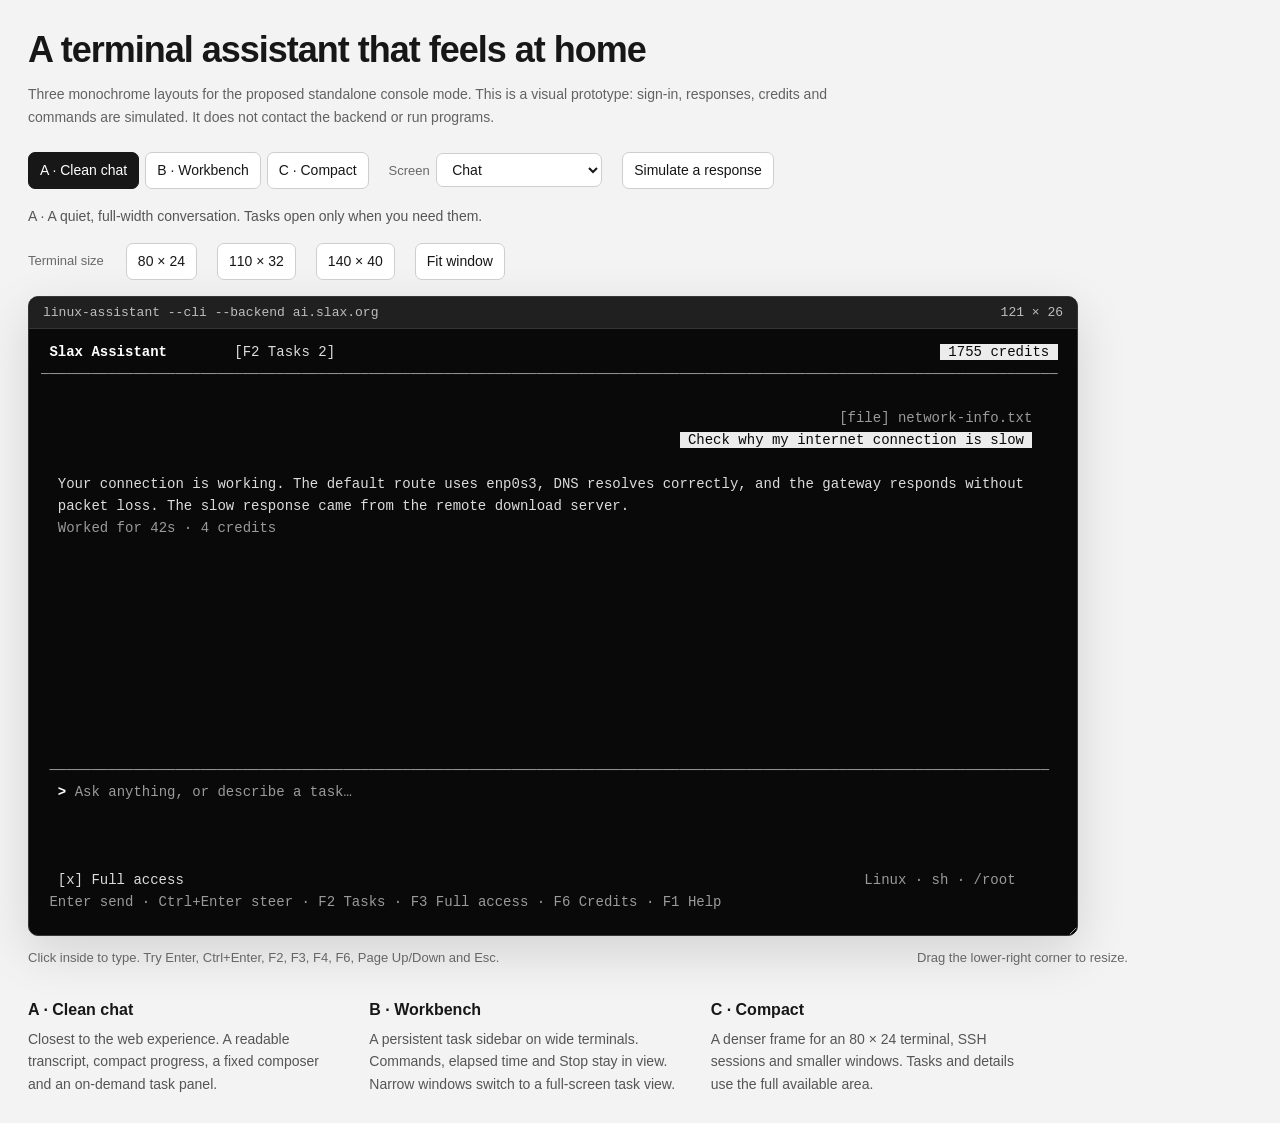
<file: design/terminal-concepts.html>
<!doctype html>
<html lang="en">
<head>
    <meta charset="utf-8">
    <meta name="viewport" content="width=device-width,initial-scale=1">
    <title>Slax Assistant · Terminal interface concepts</title>
    <style>
        :root { color-scheme:light; font:16px/1.6 -apple-system,BlinkMacSystemFont,"Segoe UI",sans-serif; --terminal-font:14px/22px ui-monospace,Consolas,"Liberation Mono",monospace; }
        * { box-sizing:border-box; }
        body { margin:0; padding:28px; color:#171717; background:#f3f3f3; }
        main { max-width:1480px; margin:auto; }
        h1 { font-size:36px; line-height:1.2; letter-spacing:-1px; margin:0 0 12px; }
        p { margin:0; }
        .intro { color:#626262; font-size:14px; max-width:850px; }
        .toolbar { display:flex; align-items:center; gap:10px 20px; flex-wrap:wrap; margin:24px 0 16px; }
        .choices { display:flex; gap:6px; flex-wrap:wrap; }
        button,select { font:14px/1.5 -apple-system,BlinkMacSystemFont,"Segoe UI",sans-serif; color:inherit; background:#fff; border:1px solid #cecece; border-radius:7px; padding:7px 11px; cursor:pointer; }
        button:hover,select:hover { border-color:#777; }
        button[aria-pressed=true] { color:#fff; background:#171717; border-color:#171717; }
        button:focus-visible,select:focus-visible { outline:2px solid #171717; outline-offset:3px; }
        .label { color:#686868; font-size:13px; margin-right:2px; }
        .description { margin:0 0 16px; font-size:14px; color:#555; }
        .terminal-window { width:min(100%,1050px); height:min(780px,calc(100dvh - 260px)); min-width:min(100%,360px); min-height:462px; max-width:100%; max-height:max(462px,calc(100dvh - 260px)); resize:both; overflow:hidden; border:1px solid #363636; border-radius:10px; background:#090909; box-shadow:0 16px 50px #0002; display:grid; grid-template-rows:32px minmax(0,1fr); font:var(--terminal-font); }
        .window-bar { display:flex; align-items:center; justify-content:space-between; padding:0 14px; color:#bebebe; background:#202020; border-bottom:1px solid #353535; font-size:13px; user-select:none; }
        .surface { padding:12px; min-height:0; min-width:0; }
        #screen { margin:0; height:100%; width:100%; outline:none; overflow:hidden; color:#dcdcdc; background:#090909; font:var(--terminal-font); white-space:pre; tab-size:4; }
        #screen:focus-visible { outline:1px solid #484848; outline-offset:5px; }
        .dim { color:#9a9a9a; }
        .strong { color:#fff; font-weight:700; }
        .inverse { color:#080808; background:#ececec; }
        #measure { position:absolute; visibility:hidden; font:var(--terminal-font); }
        .below { display:flex; justify-content:space-between; gap:12px; flex-wrap:wrap; max-width:1100px; margin-top:12px; color:#666; font-size:13px; }
        .notes { max-width:1000px; margin-top:28px; display:grid; grid-template-columns:repeat(3,minmax(0,1fr)); gap:24px; font-size:14px; color:#555; }
        .notes strong { color:#171717; display:block; margin-bottom:5px; font-size:16px; }
        code { font-family:ui-monospace,Consolas,monospace; font-size:13px; }
        @media (max-width:700px) { body { padding:18px 12px; } h1 { font-size:30px; } .terminal-window { min-height:460px; } .notes { grid-template-columns:1fr; gap:16px; } }
    </style>
</head>
<body>
    <main>
        <h1>A terminal assistant that feels at home</h1>
        <p class="intro">Three monochrome layouts for the proposed standalone console mode. This is a visual prototype: sign-in, responses, credits and commands are simulated. It does not contact the backend or run programs.</p>
        <div class="toolbar">
            <div class="choices" id="layouts" aria-label="Choose a layout">
                <button data-layout="A" aria-pressed="true">A · Clean chat</button>
                <button data-layout="B" aria-pressed="false">B · Workbench</button>
                <button data-layout="C" aria-pressed="false">C · Compact</button>
            </div>
            <label><span class="label">Screen</span>
                <select id="scene">
                    <option value="chat">Chat</option><option value="login">Email sign-in</option><option value="code">Verification code</option><option value="question">Structured question</option><option value="tasks">Task manager</option><option value="detail">Command details</option><option value="account">Credits & account</option><option value="help">Keyboard help</option>
                </select>
            </label>
            <button id="play">Simulate a response</button>
        </div>
        <p id="description" class="description">A · A quiet, full-width conversation. Tasks open only when you need them.</p>
        <div class="toolbar" style="margin-top:0">
            <span class="label">Terminal size</span>
            <button data-size="80,24">80 × 24</button><button data-size="110,32">110 × 32</button><button data-size="140,40">140 × 40</button><button data-size="fill">Fit window</button>
        </div>
        <div id="terminal" class="terminal-window">
            <div class="window-bar"><span>linux-assistant --cli --backend ai.slax.org</span><span id="dimensions"></span></div>
            <div class="surface"><pre id="screen" tabindex="0" aria-label="Interactive terminal design preview"></pre></div>
        </div>
        <span id="measure" aria-hidden="true">M</span>
        <div class="below"><span>Click inside to type. Try Enter, Ctrl+Enter, F2, F3, F4, F6, Page Up/Down and Esc.</span><span>Drag the lower-right corner to resize.</span></div>
        <div class="notes">
            <p><strong>A · Clean chat</strong>Closest to the web experience. A readable transcript, compact progress, a fixed composer and an on-demand task panel.</p>
            <p><strong>B · Workbench</strong>A persistent task sidebar on wide terminals. Commands, elapsed time and Stop stay in view. Narrow windows switch to a full-screen task view.</p>
            <p><strong>C · Compact</strong>A denser frame for an 80 × 24 terminal, SSH sessions and smaller windows. Tasks and details use the full available area.</p>
        </div>
    </main>
    <script>
        'use strict';
        const screen=document.getElementById('screen'),terminal=document.getElementById('terminal');
        const descriptions={A:'A · A quiet, full-width conversation. Tasks open only when you need them.',B:'B · Conversation and running commands side by side. The task panel becomes full-screen when space is tight.',C:'C · A denser layout with a clear frame and fewer decorative gaps, suited to small terminals.'};
        const reply='Your connection is working. The default route uses enp0s3, DNS resolves correctly, and the gateway responds without packet loss. The slow response came from the remote download server.';
        const state={layout:'A',scene:'chat',cols:110,rows:32,draft:'',email:'',code:'',full:true,credits:1755,tasksOpen:false,task:0,choice:0,scroll:0,busy:false,frame:0,attachments:[],queue:[],status:''};
        const messages=[{user:true,text:'Check why my internet connection is slow',files:['network-info.txt']},{user:false,text:reply,done:'Worked for 42s · 4 credits'}];
        const tasks=[{command:'pxe enp0s3',pid:4651,elapsed:'10m 40s',running:true,output:'Slax PXE server is running on enp0s3.\nDHCP range: 10.0.0.2–10.0.0.250\nTFTP root: /var/lib/tftpboot\nWaiting for clients…'},{command:'journalctl -f -u dnsmasq',pid:4688,elapsed:'1m 25s',running:true,output:'dnsmasq: started\ndnsmasq: DHCP, IP range 10.0.0.2 -- 10.0.0.250\ndnsmasq: TFTP root is /var/lib/tftpboot'}];
        const options=[['Normal network with a router','Inspect the existing DHCP server and consider proxyDHCP.'],['Isolated network for PXE','Start the standard PXE server, including DHCP address allocation.']];
        let grid=[],hits=[],cell=8.4;

        // Write clipped character cells; only fixed style names become HTML classes.
        function text(x,y,value,style='')
        {
            if (y<0 || y>=state.rows) return;
            for (const char of Array.from(String(value)))
            {
                if (x>=state.cols) break;
                if (x>=0) grid[y][x]=[char,style];
                x++;
            }
        }

        // Wrap words within the available terminal width, preserving explicit newlines.
        function wrap(value,width)
        {
            const result=[];
            for (const paragraph of String(value).split('\n'))
            {
                let line='';
                for (const word of paragraph.split(/\s+/u))
                {
                    if (line && Array.from(line+' '+word).length>width) { result.push(line); line=''; }
                    const chars=Array.from(word);
                    while (chars.length>width) { if (line) result.push(line); line=''; result.push(chars.splice(0,width).join('')); }
                    line+=(line?' ':'')+chars.join('');
                }
                result.push(line);
            }
            return result;
        }

        // Draw a terminal frame and clear its interior before placing an overlay.
        function box(x,y,width,height,title='')
        {
            for (let row=y;row<y+height;row++) text(x,row,' '.repeat(width));
            text(x,y,'┌'+'─'.repeat(width-2)+'┐','dim'); text(x,y+height-1,'└'+'─'.repeat(width-2)+'┘','dim');
            for (let row=y+1;row<y+height-1;row++) { text(x,row,'│','dim'); text(x+width-1,row,'│','dim'); }
            if (title) text(x+2,y,' '+title+' ','strong');
        }

        // Associate a visible text target with its simulated action and hover explanation.
        function control(x,y,label,action,inverse=false,hint='')
        {
            text(x,y,label,inverse?'inverse':''); hits.push({x,y,width:Array.from(label).length,action,hint});
        }

        // Switch screens without sending requests or changing the real assistant session.
        function scene(name)
        {
            state.scene=name; state.draft=''; state.status=''; state.scroll=0;
            document.getElementById('scene').value=name; draw();
        }

        // Keep the account balance and navigation visible in every signed-in screen.
        function header()
        {
            text(1,0,'Slax Assistant','strong');
            const credits=state.scene==='login' || state.scene==='code'?'Sign in':state.credits+' credits';
            control(state.cols-credits.length-2,0,' '+credits+' ',()=>scene('account'),true);
            text(0,1,'─'.repeat(state.cols),'dim');
            if (state.cols>96 && !['login','code'].includes(state.scene)) control(23,0,'[F2 Tasks '+tasks.filter(task=>task.running).length+']',()=>{state.tasksOpen=!state.tasksOpen; draw();});
        }

        // Display the same conversation at each width, keeping attachments outside the user-text highlight.
        function chat(width)
        {
            const compact=state.layout==='C',question=state.scene==='question',promptTop=state.rows-(question?5:7),lines=[];
            if (compact) box(0,2,width,state.rows-4,'Conversation');
            const inner=width-(compact?6:4);
            for (const message of messages)
            {
                for (const file of message.files || []) lines.push({value:'[file] '+file,user:true,style:'dim'});
                for (const line of wrap(message.text,Math.max(20,inner-(message.user?8:0)))) lines.push({value:message.user?' '+line+' ':line,user:message.user,style:message.user?'inverse':''});
                if (message.done) lines.push({value:message.done,user:false,style:'dim'});
                lines.push({value:''});
            }
            if (state.busy)
            {
                lines.push({value:['|','/','—','\\'][state.frame%4]+' '+(state.frame<8?'Inspecting network configuration':state.frame<16?'Checking DNS and the gateway':'Preparing the result'),style:'strong'});
                lines.push({value:'  Read files · ran 2 commands',style:'dim'});
                if (state.frame>16) for (const line of wrap(reply.slice(0,(state.frame-16)*25),inner)) lines.push({value:line});
            }
            const height=Math.max(1,promptTop-5),end=Math.max(height,lines.length-state.scroll),visible=lines.slice(Math.max(0,end-height),end);
            visible.forEach((line,index)=>text(line.user?Math.max(2,width-line.value.length-3):compact?3:2,index+3,line.value || '',line.style));
            if (state.scroll) control(width-23,promptTop-1,'[Jump to latest '+(state.busy?'...':'v')+']',()=>{state.scroll=0; draw();});
            if (question) questionCard(width,promptTop);
            else if (state.queue.length) text(2,promptTop-1,'Queued: '+state.queue.length+' · Ctrl+Enter steers the first','dim');
            if (state.layout==='B' || compact) box(0,promptTop,width,question?3:5,question?'Follow-up':'Prompt');
            else text(1,promptTop,'─'.repeat(width-2),'dim');
            const draft=wrap(state.draft || (question?'Ask for follow-up changes…':'Ask anything, or describe a task…'),Math.max(20,width-7));
            text(2,promptTop+1,'>','strong');
            draft.slice(-(question?1:3)).forEach((line,index)=>text(4,promptTop+1+index,line,state.draft?'':'dim'));
            const footer=state.rows-2;
            control(2,footer,(state.full?'[x]':'[ ]')+' Full access',()=>{state.full=!state.full; draw();});
            if (width>75) text(width-23,footer,'Linux · sh · /root','dim');
            if (state.busy) control(width-10,footer,'[ Stop ]',stop,true);
        }

        // Email and code entry share one stable, centered form.
        function signIn()
        {
            const width=Math.min(57,state.cols-4),x=Math.floor((state.cols-width)/2),y=Math.max(3,Math.floor((state.rows-15)/2));
            box(x,y,width,14,state.scene==='code'?'Check your email':'Welcome');
            wrap('Get things done with Slax Assistant',width-6).forEach((line,index)=>text(x+3,y+2+index,line,'strong'));
            if (state.scene==='login')
            {
                wrap('100 free credits when you sign in',width-6).forEach((line,index)=>text(x+3,y+4+index,line,'dim'));
                text(x+3,y+6,'Email address','dim');
                text(x+3,y+7,(state.email || 'you@example.com')+' '.repeat(Math.max(0,width-7-(state.email || 'you@example.com').length)),state.email?'inverse':'dim');
                control(x+3,y+10,'[ Sign in with email ]',()=>{state.email=state.email || 'you@example.com'; scene('code');},true);
            }
            else
            {
                text(x+3,y+4,'Enter the 6-digit code sent to','dim'); text(x+3,y+5,state.email || 'you@example.com');
                text(x+3,y+7,Array.from({length:6},(_,index)=>'['+(state.code[index] || '_')+']'+(index===2?'  ':' ')).join(''),'inverse');
                wrap('The last digit signs you in automatically',width-6).forEach((line,index)=>text(x+3,y+9+index,line,'dim'));
                control(x+3,y+11,'[ Change email ]',()=>scene('login'));
            }
        }

        // Questions stay compact and keep the smaller follow-up prompt available below.
        function questionCard(width,promptTop)
        {
            const y=promptTop-9; box(0,y,width,8,'Question');
            text(2,y+2,'What kind of network is connected to enp0s3?','strong');
            options.forEach((option,index)=>control(2,y+4+index,(index+1)+'. '+option[0],()=>choose(index),state.choice===index,option[1]));
            text(2,y+6,'Or type your own response and press Enter','dim');
        }

        // A selected answer continues the simulated conversation immediately.
        function choose(index)
        {
            messages.push({user:true,text:index===undefined?state.draft:options[index][0]});
            state.draft=''; state.scene='chat'; state.status='Answer submitted'; state.busy=true; state.frame=0;
            document.getElementById('scene').value='chat'; draw();
        }

        // A wide task pane and a full-screen task list use the same row contents.
        function taskList(x,y,width,height,pane=false)
        {
            box(x,y,width,height,pane?'Tasks':'Task manager');
            const running=tasks.map((task,index)=>({task,index})).filter(item=>item.task.running);
            if (!running.length) text(x+2,y+2,'No running commands','dim');
            for (const [row,item] of running.entries())
            {
                const line=y+2+row*(pane?4:3),task=item.task;
                control(x+2,line,task.command.slice(0,width-5),()=>{state.task=item.index; scene('detail');},state.task===item.index);
                text(x+2,line+1,'PID '+task.pid+' · '+task.elapsed,'dim');
                control(x+width-10,line+1,'[Stop]',()=>{task.running=false; state.status='Command stopped'; draw();});
            }
            text(x+2,y+height-3,'Completed commands · '+(6+tasks.filter(task=>!task.running).length),'dim');
            if (!pane) text(x+2,y+height-2,'Enter details · F8 stop · Esc back','dim');
        }

        // Command details expose the executable, arguments, working directory and captured streams.
        function taskDetail()
        {
            const task=tasks[state.task]; box(0,2,state.cols,state.rows-4,'Command details');
            const rows=[['Command',task.command],['PID',task.pid],['Status',task.running?'Running':'Stopped'],['Directory','/root'],['Executable','/bin/sh'],['Arguments','-c  '+task.command],['',''],['Standard output',''],...task.output.split('\n').map(line=>['',line]),['',''],['Standard error','(empty)']];
            rows.slice(0,state.rows-9).forEach(([label,value],index)=>{text(2,4+index,label,'dim'); text(19,4+index,value);});
            control(2,state.rows-4,task.running?'[F8 Stop command]':'[Stopped]',()=>{task.running=false; draw();},true);
        }

        // Purchase prices are display-only examples; the prototype never opens checkout.
        function account()
        {
            const width=Math.min(66,state.cols-2),x=Math.floor((state.cols-width)/2); box(x,3,width,state.rows-6,'Account & credits');
            text(x+3,5,state.email || 'tomas@slax.org','dim'); text(x+3,7,state.credits+' credits available','strong');
            text(x+3,9,'Buy credits','strong');
            ['100 credits       $2.99 USD','200 credits       $5.49 USD','500 credits       $9.99 USD','1000 credits     $14.99 USD'].forEach((value,index)=>control(x+3,11+index,'[ '+value+' ]',()=>{state.status='Design preview: checkout is not connected'; draw();}));
            if (state.rows>26) { text(x+3,17,'Recent purchases','dim'); text(x+3,19,'+1000 credits     Oct 30, 2026'); text(x+3,20,'+500 credits      Oct 28, 2026'); }
            text(x+3,state.rows-5,'Esc back · R refresh balance','dim');
        }

        // Keep keyboard hints discoverable without filling the main transcript.
        function help()
        {
            box(0,2,state.cols,state.rows-4,'Keyboard shortcuts');
            ['Enter          Send a message / answer a question','Shift+Enter    New line','Ctrl+Enter     Steer the current task; empty draft uses the queue','Page Up/Down   Read earlier conversation','F2             Show or hide Tasks','F3             Toggle Full access','F4             New chat','F6             Credits & account','F8             Stop the selected command','Esc            Return to the conversation','Ctrl+C         Quit the terminal client'].slice(0,state.rows-7).forEach((line,index)=>text(3,4+index,line));
        }

        // Render fixed-width character cells; user-entered text is escaped before HTML insertion.
        function draw()
        {
            grid=Array.from({length:state.rows},()=>Array.from({length:state.cols},()=>[' ','' ])); hits=[];
            header();
            if (['login','code'].includes(state.scene)) signIn();
            else if (state.scene==='tasks') taskList(0,2,state.cols,state.rows-4);
            else if (state.scene==='detail') taskDetail();
            else if (state.scene==='account') account();
            else if (state.scene==='help') help();
            else
            {
                const pane=state.tasksOpen && state.cols>=100 && state.layout!=='C',width=pane && state.layout==='B'?state.cols-35:state.cols;
                chat(width);
                if (pane) taskList(state.cols-34,2,34,state.rows-4,true);
                else if (state.tasksOpen) taskList(0,2,state.cols,state.rows-4);
            }
            const footer=state.cols<80?'F1 Help · F2 Tasks · F3 Access · F6 Credits':'Enter send · Ctrl+Enter steer · F2 Tasks · F3 Full access · F6 Credits · F1 Help';
            text(1,state.rows-1,(state.status || footer).slice(0,state.cols-2),'dim');
            const escape=value=>value.replaceAll('&','&amp;').replaceAll('<','&lt;').replaceAll('>','&gt;');
            screen.innerHTML=grid.map(row=>
            {
                let html='',style=row[0][1],part='';
                for (const [char,next] of row)
                {
                    if (next!==style) { html+='<span class="'+style+'">'+escape(part)+'</span>'; part=''; style=next; }
                    part+=char;
                }
                return html+'<span class="'+style+'">'+escape(part)+'</span>';
            }).join('\n');
            document.getElementById('dimensions').textContent=state.cols+' × '+state.rows;
        }

        // Resize redraws the same state; wide task panes become full-screen views in small terminals.
        new ResizeObserver(entries=>
        {
            cell=document.getElementById('measure').getBoundingClientRect().width;
            state.cols=Math.max(30,Math.floor(entries[0].contentRect.width/cell)); state.rows=Math.max(16,Math.floor(entries[0].contentRect.height/22)); draw();
        }).observe(screen);

        // Simulated local actions never affect the Full access preference.
        function stop()
        {
            state.busy=false; state.status='Task stopped'; draw();
        }

        // Enter sends a draft, while Ctrl+Enter supplements the running task or steers the first queued draft.
        function submit(steer=false)
        {
            if (!state.draft.trim())
            {
                if (steer && state.busy && state.queue.length) messages.push({user:true,text:state.queue.shift()});
                draw(); return;
            }
            if (state.busy && !steer) state.queue.push(state.draft);
            else
            {
                messages.push({user:true,text:state.draft});
                if (!state.busy) { state.busy=true; state.frame=0; }
            }
            state.draft=''; state.scroll=0; draw();
        }

        // Mouse targets mirror keyboard actions; descriptions appear only as hover hints.
        screen.addEventListener('mousemove',event=>
        {
            const rect=screen.getBoundingClientRect(),x=Math.floor((event.clientX-rect.left)/cell),y=Math.floor((event.clientY-rect.top)/22),hit=hits.find(hit=>y===hit.y && x>=hit.x && x<hit.x+hit.width);
            screen.style.cursor=hit?'pointer':'text'; screen.title=hit?.hint || '';
        });
        screen.addEventListener('click',event=>
        {
            screen.focus({preventScroll:true});
            const rect=screen.getBoundingClientRect(),x=Math.floor((event.clientX-rect.left)/cell),y=Math.floor((event.clientY-rect.top)/22);
            hits.find(hit=>y===hit.y && x>=hit.x && x<hit.x+hit.width)?.action();
        });
        screen.addEventListener('wheel',event=>{event.preventDefault(); state.scroll=Math.max(0,state.scroll+Math.sign(event.deltaY)*3); draw();},{passive:false});

        // Keyboard input changes only this mockup; no backend session or local command is created.
        screen.addEventListener('keydown',event=>
        {
            const key=event.key;
            if (key==='F2') { event.preventDefault(); state.tasksOpen=!state.tasksOpen; scene('chat'); return; }
            if (key==='F3') { event.preventDefault(); state.full=!state.full; draw(); return; }
            if (key==='F4') { event.preventDefault(); messages.length=0; state.busy=false; state.queue=[]; scene('chat'); return; }
            if (key==='F6' || key==='F1') { event.preventDefault(); scene(key==='F6'?'account':'help'); return; }
            if (key==='F8') { event.preventDefault(); tasks[state.task].running=false; draw(); return; }
            if (key==='Escape') { event.preventDefault(); state.tasksOpen=false; scene('chat'); return; }
            if (key==='PageUp' || key==='PageDown') { event.preventDefault(); state.scroll=Math.max(0,state.scroll+(key==='PageUp'?5:-5)); draw(); return; }
            if (event.ctrlKey || event.metaKey)
            {
                if (key==='Enter') { event.preventDefault(); submit(true); }
                return;
            }
            if (key==='Enter')
            {
                event.preventDefault();
                if (state.scene==='login') { if (state.email.includes('@')) scene('code'); else state.status='Enter your email address'; }
                else if (state.scene==='question') choose(state.draft.trim()?undefined:state.choice);
                else if (state.scene==='tasks') scene('detail');
                else if (event.shiftKey) state.draft+='\n';
                else submit();
                draw(); return;
            }
            if (state.scene==='question' && ['1','2'].includes(key)) { event.preventDefault(); choose(Number(key)-1); return; }
            if (key==='Backspace') { event.preventDefault(); const field=state.scene==='login'?'email':state.scene==='code'?'code':'draft'; state[field]=Array.from(state[field]).slice(0,-1).join(''); draw(); return; }
            if (Array.from(key).length===1 && !event.altKey)
            {
                event.preventDefault();
                if (state.scene==='login') state.email+=key;
                else if (state.scene==='code') { if (/\d/u.test(key)) state.code+=key; if (state.code.length===6) { state.code=''; scene('chat'); } }
                else if (['chat','question'].includes(state.scene)) state.draft+=key;
                draw();
            }
        });

        // Layout controls and screen selectors let every state be compared without signing in.
        document.getElementById('layouts').addEventListener('click',event=>
        {
            const button=event.target.closest('[data-layout]'); if (!button) return;
            state.layout=button.dataset.layout; state.tasksOpen=state.layout==='B';
            for (const item of document.querySelectorAll('[data-layout]')) item.setAttribute('aria-pressed',String(item===button));
            document.getElementById('description').textContent=descriptions[state.layout]; draw();
        });
        document.getElementById('scene').addEventListener('change',event=>{state.tasksOpen=false; scene(event.target.value);});
        document.getElementById('play').addEventListener('click',()=>{state.scene='chat'; state.draft='Check the network configuration'; state.busy=false; state.status=''; document.getElementById('scene').value='chat'; submit(); screen.focus();});
        for (const button of document.querySelectorAll('[data-size]')) button.addEventListener('click',()=>
        {
            if (button.dataset.size==='fill') { terminal.style.width='100%'; terminal.style.height='calc(100dvh - 260px)'; return; }
            const [cols,rows]=button.dataset.size.split(',').map(Number); terminal.style.width=(cols*cell+24)+'px'; terminal.style.height=(rows*22+56)+'px';
        });

        // Stream a canned response and integer credit charge purely within the preview.
        setInterval(()=>
        {
            if (!state.busy || state.scene==='question') return;
            state.frame++;
            if (state.frame>=24) { state.busy=false; state.credits-=4; messages.push({user:false,text:reply,done:'Worked for 7s · 4 credits'}); }
            draw();
        },300);
    </script>
</body>
</html>
</file>
